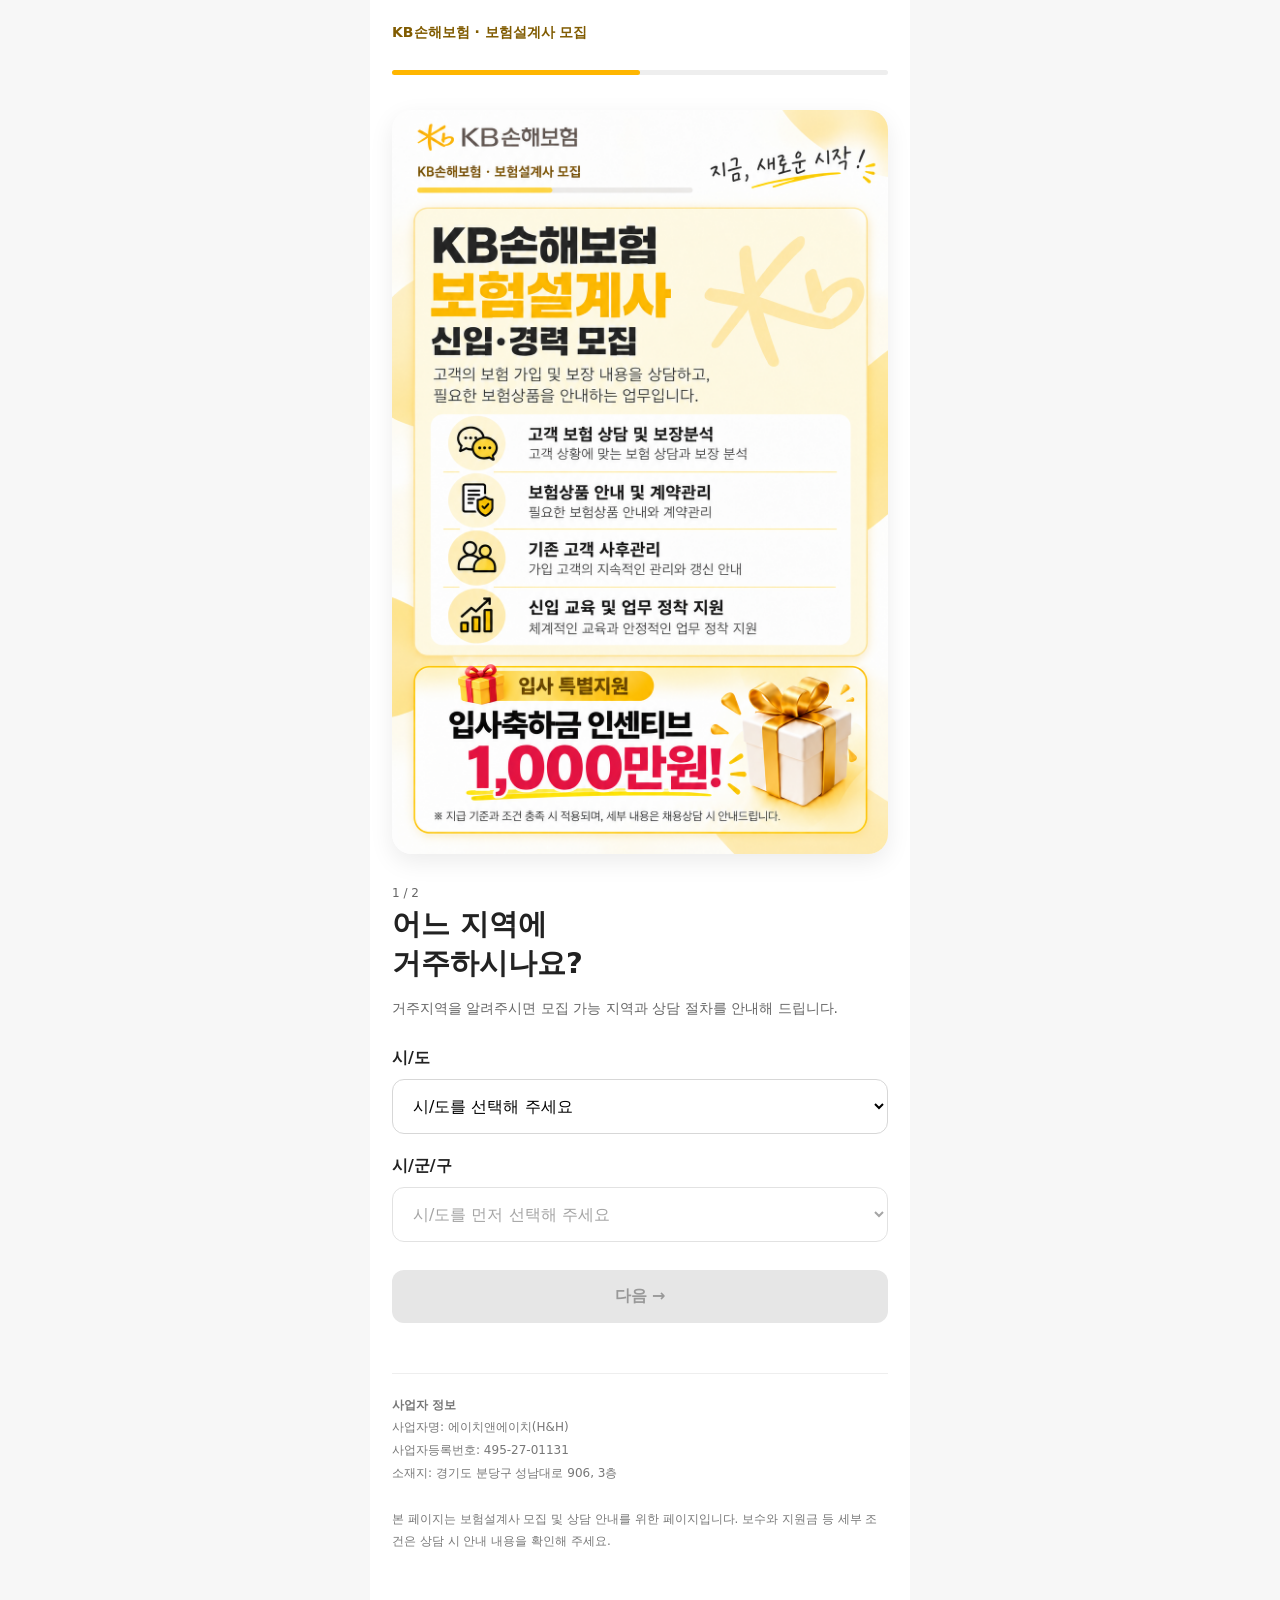
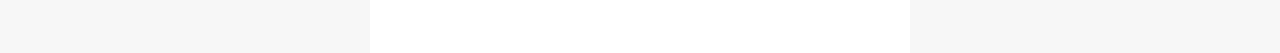
<file: index.html>
<!doctype html>
<html lang="ko">
<head>
<meta charset="utf-8">
<meta name="viewport" content="width=device-width,initial-scale=1">
<meta name="theme-color" content="#ffbc25">

<title>KB손해보험 | 채용상담 신청</title>

<style>
*{box-sizing:border-box}

body{
  margin:0;
  background:#f7f7f7;
  color:#222;
  font-family:system-ui,-apple-system,"Noto Sans KR",sans-serif;
}

.wrap{
  max-width:540px;
  margin:auto;
  min-height:100vh;
  background:#fff;
  padding:24px 22px 100px;
}

.brand{
  font-size:14px;
  font-weight:800;
  color:#805b00;
}

.bar{
  height:5px;
  background:#eee;
  border-radius:6px;
  margin:28px 0 35px;
}

.fill{
  height:100%;
  width:50%;
  background:#ffb600;
  border-radius:6px;
  transition:.25s;
}

h1{
  font-size:29px;
  line-height:1.35;
  margin:5px 0 12px;
}

.sub{
  color:#666;
  font-size:14px;
  line-height:1.6;
  margin-bottom:28px;
}

.small{
  font-size:12px;
  color:#666;
}

label{
  display:block;
  font-weight:700;
  margin:22px 0 10px;
}

input,select{
  width:100%;
  border:1px solid #d7d7d7;
  border-radius:12px;
  padding:16px;
  font:inherit;
  background:#fff;
}

input:focus,select:focus{
  outline:2px solid #ffbf35;
  border-color:transparent;
}

.choices{
  display:flex;
  gap:10px;
  flex-wrap:wrap;
}

.choices label{
  font-weight:500;
  margin:0;
  border:1px solid #ddd;
  border-radius:10px;
  padding:12px;
  flex:1;
  white-space:nowrap;
}

.choices input{
  width:auto;
}

.info{
  background:#fff8e7;
  padding:16px;
  border-radius:12px;
  font-size:13px;
  line-height:1.7;
  margin-top:24px;
}

.agree{
  font-weight:400;
  font-size:13px;
  line-height:1.6;
}

.agree input{
  width:auto;
  vertical-align:middle;
  margin-right:5px;
}

.actions{
  display:flex;
  gap:10px;
  margin-top:28px;
}

button,.link{
  display:block;
  text-align:center;
  border:0;
  border-radius:12px;
  background:#ffbb21;
  padding:16px;
  font:inherit;
  font-weight:800;
  color:#222;
  text-decoration:none;
  cursor:pointer;
  flex:1;
}

button:disabled{
  background:#e6e6e6;
  color:#999;
  cursor:not-allowed;
}

.back{
  background:#eee;
  flex:0 0 85px;
}

.hidden{
  display:none !important;
}

.success{
  text-align:center;
  padding:35px 4px 10px;
}

.successIcon{
  width:76px;
  height:76px;
  border-radius:50%;
  background:#fff3ce;
  display:flex;
  align-items:center;
  justify-content:center;
  margin:0 auto 24px;
  font-size:38px;
}

.success h1{
  font-size:28px;
}

.successText{
  font-size:16px;
  line-height:1.8;
  color:#555;
  margin:20px 0 30px;
}

.kakao{
  background:#fee500;
}

.notice{
  font-size:12px;
  color:#777;
  line-height:1.7;
  margin-top:18px;
}

.error{
  background:#fff0f0;
  border-radius:10px;
  padding:12px;
  font-size:13px;
  color:#b3261e;
  margin-top:16px;
  display:none;
}

.footer{
  border-top:1px solid #eee;
  margin-top:50px;
  padding-top:20px;
  color:#777;
  font-size:12px;
  line-height:1.9;
}

iframe{
  display:none;
}
</style>
</head>

<body>

<main class="wrap">

<div class="brand">
  KB손해보험 · 보험설계사 모집
</div>

<div class="bar" id="progressBar">
  <div class="fill" id="fill"></div>
</div>


<!-- 채용 소개 이미지 -->
<div id="recruitIntro" style="
  margin:0 0 32px 0;
  text-align:center;
">
  <img
    src="file_00000000fe308207ac9ee44fe44f68e9.png"
    alt="KB손해보험 보험설계사 신입·경력 모집 안내"
    style="
      display:block;
      width:100%;
      height:auto;
      margin:0 auto;
      border-radius:20px;
      box-shadow:0 8px 24px rgba(0,0,0,0.08);
    "
  >
</div>

<!-- 1단계 -->
<section id="step1">

  <div class="small">1 / 2</div>

  <h1>
    어느 지역에<br>
    거주하시나요?
  </h1>

  <p class="sub">
    거주지역을 알려주시면
    모집 가능 지역과 상담 절차를 안내해 드립니다.
  </p>

  <label for="province">
    시/도
  </label>

  <select id="province">
    <option value="">
      시/도를 선택해 주세요
    </option>
  </select>

  <label for="district">
    시/군/구
  </label>

  <select id="district" disabled>
    <option value="">
      시/도를 먼저 선택해 주세요
    </option>
  </select>

  <div class="actions">

    <button id="next" disabled>
      다음 →
    </button>

  </div>

</section>


<!-- 2단계 -->
<section id="step2" class="hidden">

  <div class="small">2 / 2</div>

  <h1>
    간편 채용상담 신청
  </h1>

  <p class="sub">
    상담에 필요한 기본 정보만 입력해 주세요.
  </p>


  <label for="name">
    성함
  </label>

  <input
    id="name"
    autocomplete="name"
    placeholder="성함을 입력해 주세요"
  >


  <label>
    성별
    <span class="small">(선택)</span>
  </label>

  <div class="choices">

    <label>
      <input
        type="radio"
        name="gender"
        value="여성"
      >
      여성
    </label>

    <label>
      <input
        type="radio"
        name="gender"
        value="남성"
      >
      남성
    </label>

  </div>


  <label>
    경력 유무
  </label>

  <div class="choices">

    <label>
      <input
        type="radio"
        name="career"
        value="신입"
      >
      신입
    </label>

    <label>
      <input
        type="radio"
        name="career"
        value="경력있음(3년이내)"
      >
      경력 있음
    </label>

  </div>


  <label for="phone">
    연락처
  </label>

  <input
    id="phone"
    type="tel"
    inputmode="numeric"
    autocomplete="tel"
    placeholder="010-0000-0000"
  >


  <div class="info">

    <strong>개인정보 수집·이용 안내</strong><br>

    입력하신 정보는 채용상담 신청 확인 및
    담당자의 연락을 위해 사용됩니다.<br>

    수집 항목:
    성함, 연락처, 거주지역, 경력유무
    및 선택 <br>입력한 성별

  </div>


<label class="agree">

  <input
    type="checkbox"
    id="agree"
  >

  [필수] 개인정보 수집·이용에 동의합니다.<br>
  <span style="font-size:13px; color:#777; line-height:1.6;">
    수집항목: 성함, 연락처, 거주지역, 성별, 경력유무<br>
    이용목적: 채용상담 및 지원자 연락<br>
    보유기간: 수집일로부터 6개월 후 파기<br>
    ※ 동의를 거부할 수 있으나, 거부 시 채용상담 신청이 <br>어렵습니다.
  </span>

</label>

  <div id="errorMessage" class="error">
    신청 중 문제가 발생했습니다.
    잠시 후 다시 시도해 주세요.
  </div>


  <div class="actions">

    <button
      type="button"
      class="back"
      id="back"
    >
      이전
    </button>

    <button
      type="button"
      id="submitApplication"
      disabled
    >
      지원 신청하기
    </button>

  </div>

</section>


<!-- 완료 -->
<section id="success" class="hidden success">

  <div class="successIcon">
    🎉
  </div>

  <div class="small">
    신청 완료
  </div>

  <h1>
    지원 신청이<br>
    완료되었습니다!
  </h1>

  <div class="successText">

    소중한 지원 감사합니다.<br><br>

    접수된 내용을 확인 후<br>

    <strong>
      담당자가 순차적으로 연락드리겠습니다.
    </strong>

  </div>


  <a
    class="link kakao"
    href="https://open.kakao.com/o/sHUNVh3g"
    target="_blank"
    rel="noopener"
  >
    카카오톡으로 궁금한 점 문의하기
  </a>


  <div class="notice">

    카카오톡 문의는 선택사항입니다.<br>

    이미 지원 신청은 정상적으로 접수되었습니다.

  </div>

</section>


<!-- Google Form 자동 제출용 -->
<form
  id="googleForm"
  action="https://docs.google.com/forms/d/e/1FAIpQLSfqiKZty3guGXttsS_8k09dx1qZQj3K9oEzCLbQ_cMCRw4Ycw/formResponse"
  method="POST"
  target="hidden_iframe"
  class="hidden"
>

  <input
    type="hidden"
    name="entry.132483954"
    id="googleRegion"
  >

  <input
    type="hidden"
    name="entry.2001001879"
    id="googleName"
  >

  <input
    type="hidden"
    name="entry.1346414485"
    id="googleCareer"
  >

  <input
    type="hidden"
    name="entry.1489540463"
    id="googlePhone"
  >

  <input
    type="hidden"
    name="entry.989834395"
    id="googleGender"
  >

</form>


<iframe
  name="hidden_iframe"
  id="hidden_iframe"
></iframe>


<footer class="footer">

<strong>사업자 정보</strong><br>

사업자명:
에이치앤에이치(H&amp;H)<br>

사업자등록번호:
495-27-01131<br>

소재지:
경기도 분당구 성남대로 906, 3층

<br><br>

본 페이지는 보험설계사 모집 및
상담 안내를 위한 페이지입니다.

보수와 지원금 등 세부 조건은
상담 시 안내 내용을 확인해 주세요.

</footer>

</main>


<script>

const areas={

"서울특별시":[
"강남구","강동구","강북구","강서구",
"관악구","광진구","구로구","금천구",
"노원구","도봉구","동대문구","동작구",
"마포구","서대문구","서초구","성동구",
"성북구","송파구","양천구","영등포구",
"용산구","은평구","종로구","중구","중랑구"
],

"부산광역시":[
"강서구","금정구","기장군","남구",
"동구","동래구","부산진구","북구",
"사상구","사하구","서구","수영구",
"연제구","영도구","중구","해운대구"
],

"대구광역시":[
"군위군","남구","달서구","달성군",
"동구","북구","서구","수성구","중구"
],

"인천광역시":[
"강화군","계양구","남동구","동구",
"미추홀구","부평구","서구","연수구",
"옹진군","중구"
],

"광주광역시":[
"광산구","남구","동구","북구","서구"
],

"대전광역시":[
"대덕구","동구","서구","유성구","중구"
],

"울산광역시":[
"남구","동구","북구","울주군","중구"
],

"세종특별자치시":[
"세종시"
],

"경기도":[
"가평군","고양시","과천시","광명시",
"광주시","구리시","군포시","김포시",
"남양주시","동두천시","부천시","성남시",
"수원시","시흥시","안산시","안성시",
"안양시","양주시","양평군","여주시",
"연천군","오산시","용인시","의왕시",
"의정부시","이천시","파주시","평택시",
"포천시","하남시","화성시"
],

"강원특별자치도":[
"강릉시","고성군","동해시","삼척시",
"속초시","양구군","양양군","영월군",
"원주시","인제군","정선군","철원군",
"춘천시","태백시","평창군","홍천군",
"화천군","횡성군"
],

"충청북도":[
"괴산군","단양군","보은군","영동군",
"옥천군","음성군","제천시","증평군",
"진천군","청주시","충주시"
],

"충청남도":[
"계룡시","공주시","금산군","논산시",
"당진시","보령시","부여군","서산시",
"서천군","아산시","예산군","천안시",
"청양군","태안군","홍성군"
],

"전북특별자치도":[
"고창군","군산시","김제시","남원시",
"무주군","부안군","순창군","완주군",
"익산시","임실군","장수군","전주시",
"정읍시","진안군"
],

"전라남도":[
"강진군","고흥군","곡성군","광양시",
"구례군","나주시","담양군","목포시",
"무안군","보성군","순천시","신안군",
"여수시","영광군","영암군","완도군",
"장성군","장흥군","진도군","함평군",
"해남군","화순군"
],

"경상북도":[
"경산시","경주시","고령군","구미시",
"김천시","문경시","봉화군","상주시",
"성주군","안동시","영덕군","영양군",
"영주시","영천시","예천군","울릉군",
"울진군","의성군","청도군","청송군",
"칠곡군","포항시"
],

"경상남도":[
"거제시","거창군","고성군","김해시",
"남해군","밀양시","사천시","산청군",
"양산시","의령군","진주시","창녕군",
"창원시","통영시","하동군","함안군",
"함양군","합천군"
],

"제주특별자치도":[
"서귀포시","제주시"
]

};


const province =
document.getElementById("province");

const district =
document.getElementById("district");

const next =
document.getElementById("next");

const step1 =
document.getElementById("step1");

const step2 =
document.getElementById("step2");

const success =
document.getElementById("success");

const fill =
document.getElementById("fill");

const progressBar =
document.getElementById("progressBar");

const nameEl =
document.getElementById("name");

const phone =
document.getElementById("phone");

const agree =
document.getElementById("agree");

const submitButton =
document.getElementById("submitApplication");

const googleForm =
document.getElementById("googleForm");

const iframe =
document.getElementById("hidden_iframe");

const errorMessage =
document.getElementById("errorMessage");


let formSubmitted=false;
let completed=false;


Object.keys(areas).forEach(function(area){

  province.add(
    new Option(area,area)
  );

});


province.addEventListener(
"change",
function(){

  district.innerHTML =
  '<option value="">시/군/구를 선택해 주세요</option>';

  if(province.value){

    areas[province.value].forEach(
    function(area){

      district.add(
        new Option(area,area)
      );

    });

    district.disabled=false;

  }else{

    district.disabled=true;

  }

  next.disabled=true;

});


district.addEventListener(
"change",
function(){

  next.disabled=!district.value;

});


next.addEventListener(
"click",
function(){

  step1.classList.add("hidden");

  step2.classList.remove("hidden");
document.getElementById("recruitIntro").style.display="none";
  fill.style.width="100%";

  window.scrollTo(0,0);

});


function validateForm(){

  const career =
  document.querySelector(
    'input[name="career"]:checked'
  );

  const phoneDigits =
  phone.value.replace(/\D/g,"");

  submitButton.disabled =
  !(
    nameEl.value.trim() &&
    phoneDigits.length >= 10 &&
    career &&
    agree.checked
  );

}


nameEl.addEventListener(
"input",
validateForm
);


agree.addEventListener(
"change",
validateForm
);


document
.querySelectorAll(
'input[name="career"]'
)
.forEach(function(item){

  item.addEventListener(
    "change",
    validateForm
  );

});


phone.addEventListener(
"input",
function(){

  let value =
  phone.value
  .replace(/\D/g,"")
  .slice(0,11);

  if(value.length>7){

    value=value.replace(
      /(\d{3})(\d{4})(\d+)/,
      "$1-$2-$3"
    );

  }else if(value.length>3){

    value=value.replace(
      /(\d{3})(\d+)/,
      "$1-$2"
    );

  }

  phone.value=value;

  validateForm();

});


document
.getElementById("back")
.addEventListener(
"click",
function(){

  step2.classList.add("hidden");

  step1.classList.remove("hidden");
document.getElementById("recruitIntro").style.display="block";
  fill.style.width="50%";

  window.scrollTo(0,0);

});


submitButton.addEventListener(
"click",
function(){

  if(submitButton.disabled){
    return;
  }

  const career =
  document.querySelector(
    'input[name="career"]:checked'
  );

  const gender =
  document.querySelector(
    'input[name="gender"]:checked'
  );

  if(!career){
    return;
  }


  document.getElementById(
    "googleRegion"
  ).value =
    province.value + " " + district.value;


  document.getElementById(
    "googleName"
  ).value =
    nameEl.value.trim();


  document.getElementById(
    "googleCareer"
  ).value =
    career.value;


  document.getElementById(
    "googlePhone"
  ).value =
    phone.value.trim();


  document.getElementById(
    "googleGender"
  ).value =
    gender ? gender.value : "";


  submitButton.disabled=true;

  submitButton.textContent=
    "접수 중...";

  errorMessage.style.display="none";

  formSubmitted=true;

  googleForm.submit();


  /*
    모바일 환경에서 Google Forms의
    iframe 응답이 지연되는 경우를 대비한
    안전 타이머
  */

  setTimeout(function(){

    if(formSubmitted && !completed){

      showSuccess();

    }

  },2500);

});


iframe.addEventListener(
"load",
function(){

  if(formSubmitted && !completed){

    showSuccess();

  }

});


function showSuccess(){

  completed=true;

  step2.classList.add("hidden");
document.getElementById("recruitIntro").style.display = "none";
  success.classList.remove("hidden");

  progressBar.classList.add("hidden");

  window.scrollTo(0,0);

}

</script>

</body>
</html>
</file>
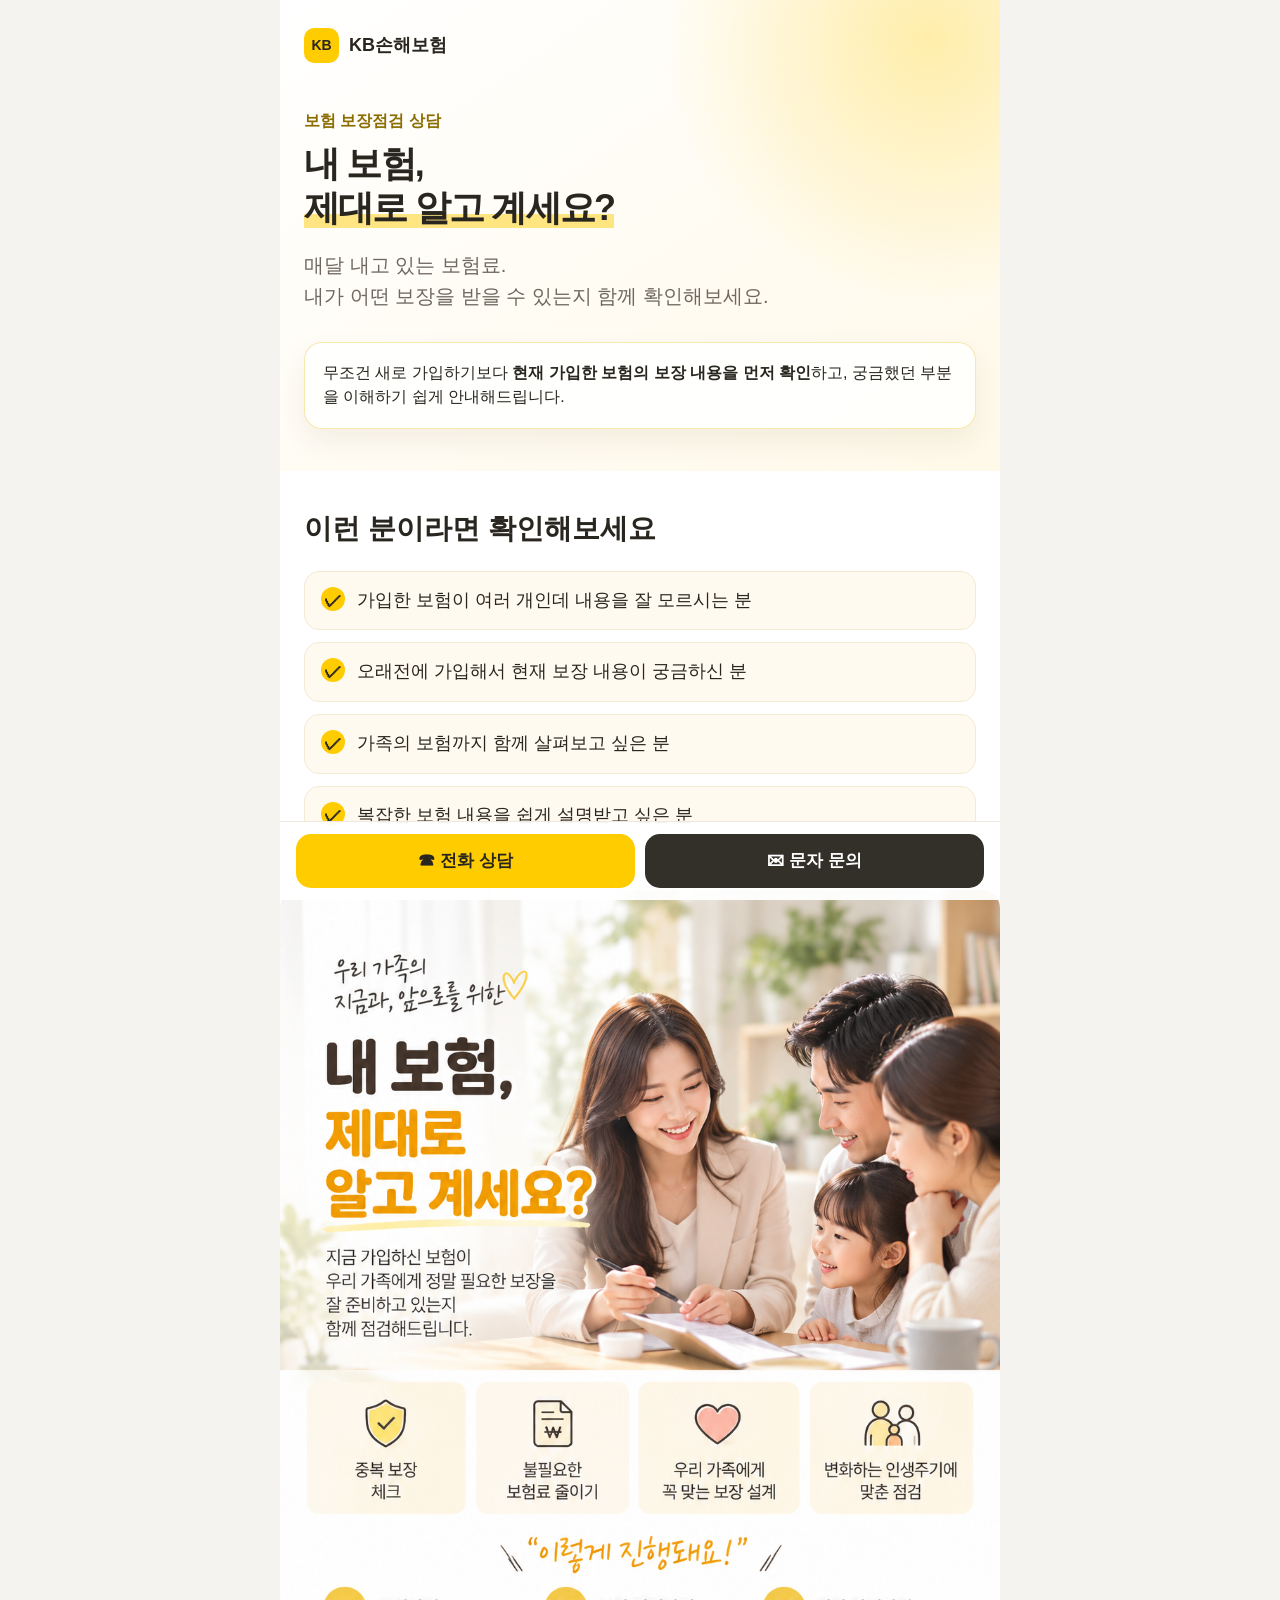
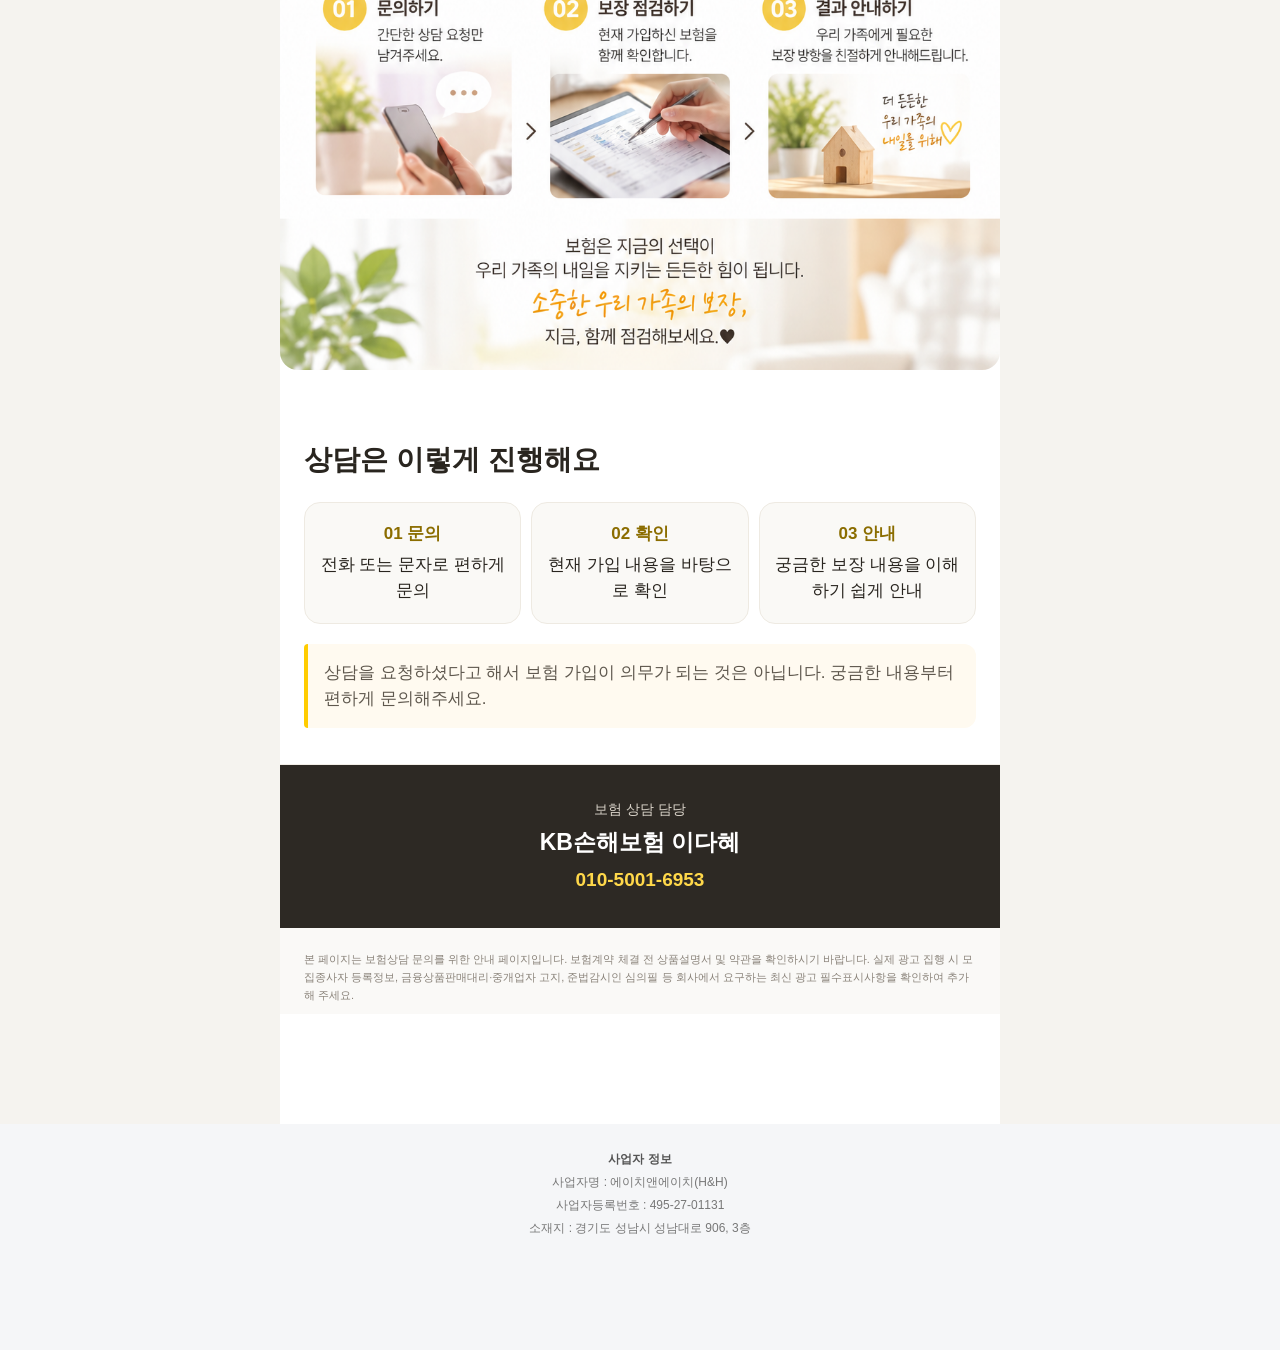
<file: analysis/index.html>
<!doctype html>
<html lang="ko">
<head>
<meta charset="utf-8">
<meta name="viewport" content="width=device-width,initial-scale=1,viewport-fit=cover">
<meta name="theme-color" content="#FFCC00">
<title>내 보험 보장점검 | KB손해보험 이다혜</title>
<meta name="description" content="현재 가입한 보험의 보장 내용을 함께 확인하고 이해하기 쉽게 안내해드립니다.">

<style>
:root{
 --yellow:#ffcc00;
 --ink:#29251f;
 --muted:#6f685f;
 --cream:#fffaf0;
}
*{box-sizing:border-box}
body{
 margin:0;
 font-family:-apple-system,BlinkMacSystemFont,"Noto Sans KR","Apple SD Gothic Neo","Segoe UI",sans-serif;
 color:var(--ink);
 background:#f5f3ef;
 line-height:1.55;
}
.page{
 max-width:720px;
 margin:auto;
 background:white;
 min-height:100vh;
 padding-bottom:110px;
}
.hero{
 padding:28px 24px 42px;
 background:
 radial-gradient(circle at 90% 8%,rgba(255,204,0,.30),transparent 34%),
 linear-gradient(145deg,#fff 0%,#fff9e9 100%);
}
.brand{
 display:flex;
 align-items:center;
 gap:10px;
 font-weight:800;
 font-size:18px;
}
.mark{
 width:35px;
 height:35px;
 border-radius:10px;
 display:grid;
 place-items:center;
 background:var(--yellow);
 font-size:14px;
 font-weight:900;
}
.eyebrow{
 margin-top:46px;
 color:#8b6d00;
 font-weight:800;
}
h1{
 margin:8px 0 14px;
 font-size:36px;
 line-height:1.22;
 letter-spacing:-1.8px;
}
.highlight{
 background:linear-gradient(transparent 65%,rgba(255,204,0,.48) 0);
}
.lead{
 color:var(--muted);
 font-size:20px;
}
.hero-card{
 margin-top:30px;
 padding:18px;
 border:1px solid rgba(232,188,25,.35);
 border-radius:18px;
 background:rgba(255,255,255,.85);
 box-shadow:0 12px 28px rgba(80,62,0,.07);
}
section{
 padding:36px 24px;
}
section+section{
 border-top:1px solid #f2eee7;
}
h2{
 margin:0 0 20px;
 font-size:28px;
}
.checks{
 display:grid;
 gap:12px;
}
.check{
 display:flex;
 gap:12px;
 padding:15px 16px;
 border-radius:15px;
 background:var(--cream);
 border:1px solid #f4ead4;
font-size:18px;
}
.check b{
 flex:0 0 24px;
 width:24px;
 height:24px;
 border-radius:50%;
 display:grid;
 place-items:center;
 background:var(--yellow);
}
.process{
 display:grid;
 grid-template-columns:repeat(3,1fr);
 gap:10px;
}
.step{
 text-align:center;
 padding:18px 8px;
 border-radius:16px;
 background:#faf9f6;
 border:1px solid #eeeae2;
 font-size:17px;
}
.step strong{
 display:block;
 margin-bottom:5px;
 color:#8b6d00;
}
.note{
 margin-top:20px;
 padding:16px;
 border-left:4px solid var(--yellow);
 background:#fffaf0;
 border-radius:4px 12px 12px 4px;
 color:#5f584e;
 font-size:17px;
}
.advisor{
 text-align:center;
 background:#2d2924;
 color:white;
 padding:34px 24px;
}
.advisor .small{
 color:#d8d2c8;
 font-size:14px;
}
.advisor .name{
 font-size:23px;
 font-weight:850;
 margin:4px 0;
}
.advisor .phone{
 font-size:19px;
 font-weight:700;
 color:#ffd84a;
}
.legal{
 padding:22px 24px 10px;
 color:#8a837a;
 font-size:11px;
 line-height:1.65;
 background:#faf9f7;
}
.sticky{
 position:fixed;
 z-index:20;
 left:50%;
 bottom:0;
 transform:translateX(-50%);
 width:min(720px,100%);
 display:grid;
 grid-template-columns:1fr 1fr;
 gap:10px;
 padding:12px 16px calc(12px + env(safe-area-inset-bottom));
 background:rgba(255,255,255,.95);
 border-top:1px solid #eee8dd;
}
.btn{
 min-height:54px;
 border-radius:15px;
 display:flex;
 justify-content:center;
 align-items:center;
 text-decoration:none;
 font-weight:850;
 font-size:17px;
}
.call{
 background:var(--yellow);
 color:#29251f;
}
.sms{
 background:#332f29;
 color:white;
}
@media(max-width:430px){
 h1{font-size:32px}
 .hero,section{
  padding-left:20px;
  padding-right:20px;
 }
 .process{grid-template-columns:1fr}
 .step{
  text-align:left;
  padding:14px 16px;
 }
}
</style>
</head>

<body>
<main class="page">

<header class="hero">
<div class="brand">
<span class="mark">KB</span>
<span>KB손해보험</span>
</div>

<div class="eyebrow">보험 보장점검 상담</div>

<h1>내 보험,<br>
<span class="highlight">제대로 알고 계세요?</span></h1>

<p class="lead">
매달 내고 있는 보험료.<br>
내가 어떤 보장을 받을 수 있는지 함께 확인해보세요.
</p>

<div class="hero-card">
무조건 새로 가입하기보다
<strong>현재 가입한 보험의 보장 내용을 먼저 확인</strong>하고,
궁금했던 부분을 이해하기 쉽게 안내해드립니다.
</div>
</header>

<section>
<h2>이런 분이라면 확인해보세요</h2>

<div class="checks">
<div class="check"><b>✓</b><span>가입한 보험이 여러 개인데 내용을 잘 모르시는 분</span></div>
<div class="check"><b>✓</b><span>오래전에 가입해서 현재 보장 내용이 궁금하신 분</span></div>
<div class="check"><b>✓</b><span>가족의 보험까지 함께 살펴보고 싶은 분</span></div>
<div class="check"><b>✓</b><span>복잡한 보험 내용을 쉽게 설명받고 싶은 분</span></div>
</div>
</section>
<img src="file_00000000b7f0820783d496797456ff5a.png" alt="가족 보험 보장점검 상담" style="width:100%;height:auto;display:block;border-radius:18px;margin:8px 0 32px;">
<section>
<h2>상담은 이렇게 진행해요</h2>

<div class="process">
<div class="step"><strong>01 문의</strong>전화 또는 문자로 편하게 문의</div>
<div class="step"><strong>02 확인</strong>현재 가입 내용을 바탕으로 확인</div>
<div class="step"><strong>03 안내</strong>궁금한 보장 내용을 이해하기 쉽게 안내</div>
</div>

<div class="note">
상담을 요청하셨다고 해서 보험 가입이 의무가 되는 것은 아닙니다.
궁금한 내용부터 편하게 문의해주세요.
</div>
</section>

<section class="advisor">
<div class="small">보험 상담 담당</div>
<div class="name">KB손해보험 이다혜</div>
<div class="phone">010-5001-6953</div>
</section>

<div class="legal">
본 페이지는 보험상담 문의를 위한 안내 페이지입니다.
보험계약 체결 전 상품설명서 및 약관을 확인하시기 바랍니다.
실제 광고 집행 시 모집종사자 등록정보, 금융상품판매대리·중개업자 고지,
준법감시인 심의필 등 회사에서 요구하는 최신 광고 필수표시사항을 확인하여 추가해 주세요.
</div>

</main>

<nav class="sticky">
<a class="btn call" href="tel:01050016953">☎ 전화 상담</a>
<a class="btn sms" href="sms:01050016953">✉ 문자 문의</a>
</nav>

</body>
</html>
<footer style="
  padding:24px 20px 110px;
  background:#f5f6f8;
  color:#777;
  font-size:12px;
  line-height:1.9;
  text-align:center;
">
  <strong style="color:#555;">사업자 정보</strong><br>
  사업자명 : 에이치앤에이치(H&H)<br>
  사업자등록번호 : 495-27-01131<br>
  소재지 : 경기도 성남시 성남대로 906, 3층

</footer>
</file>
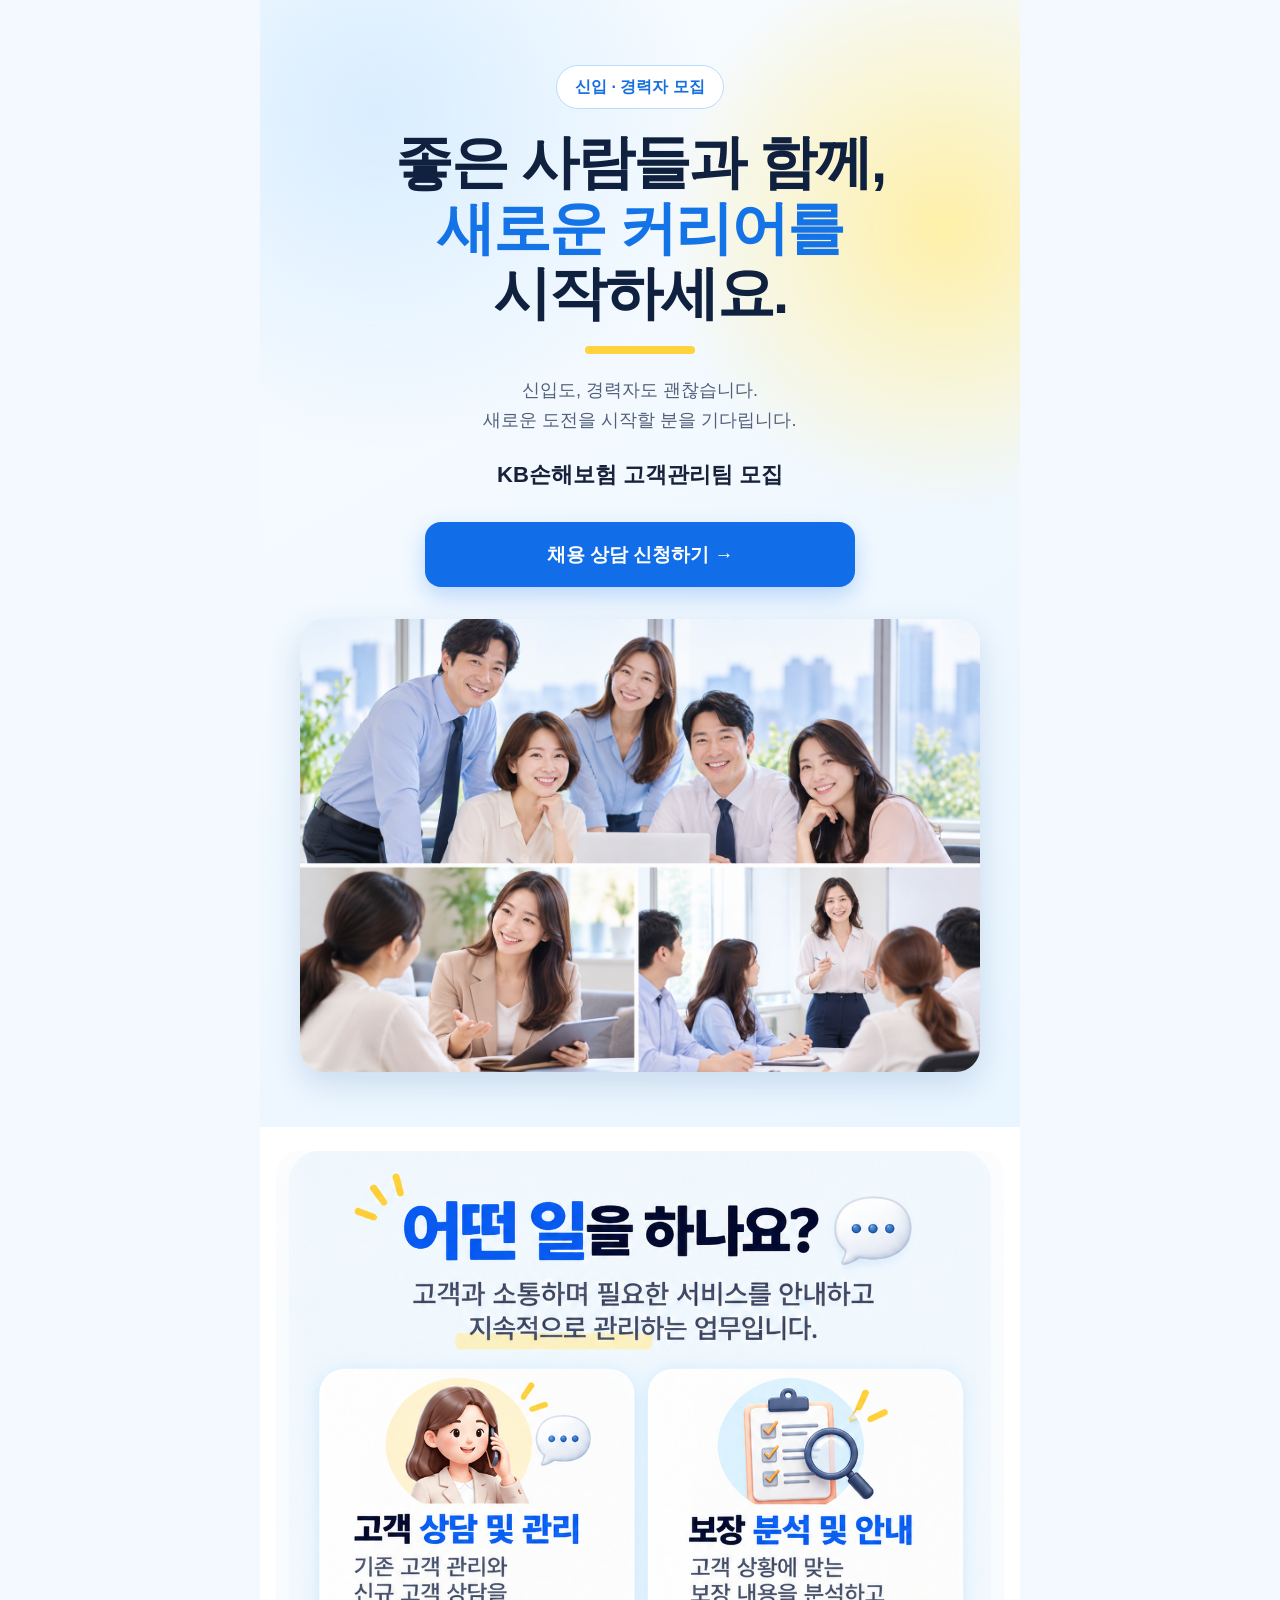
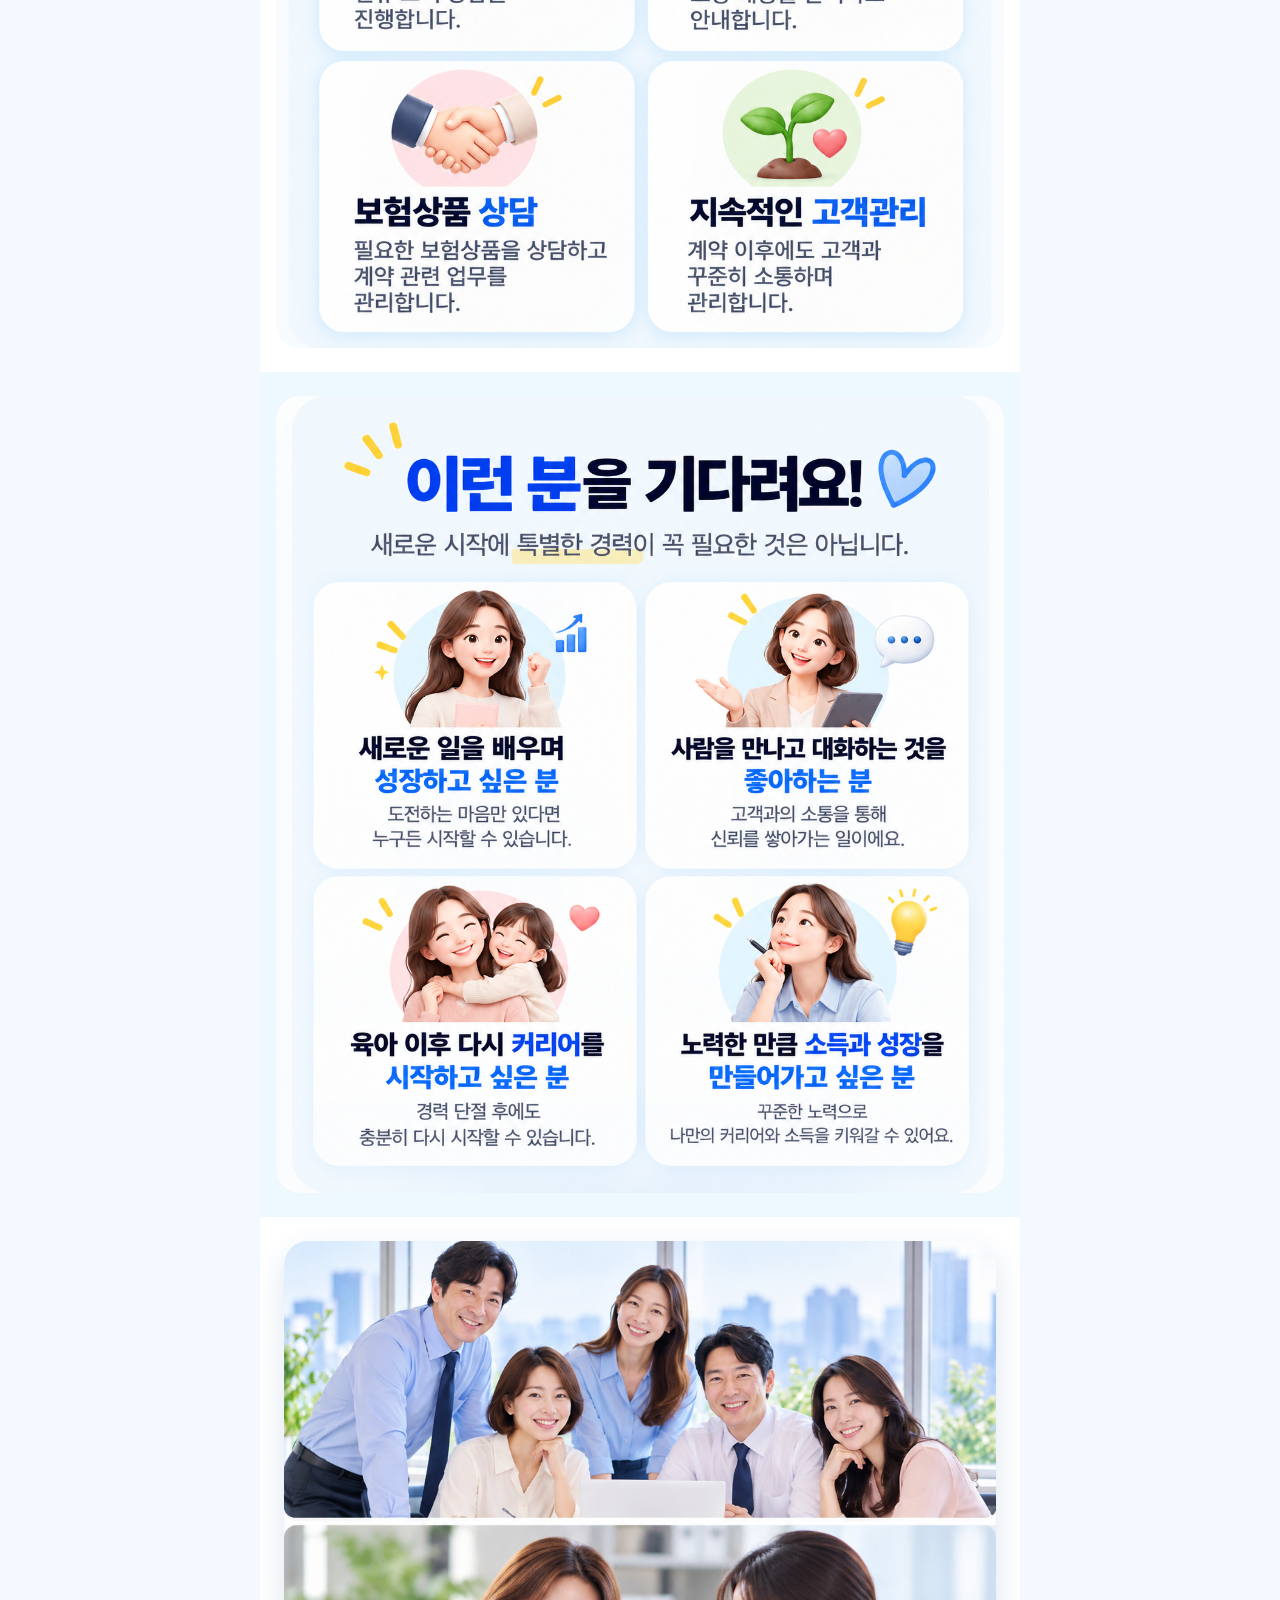
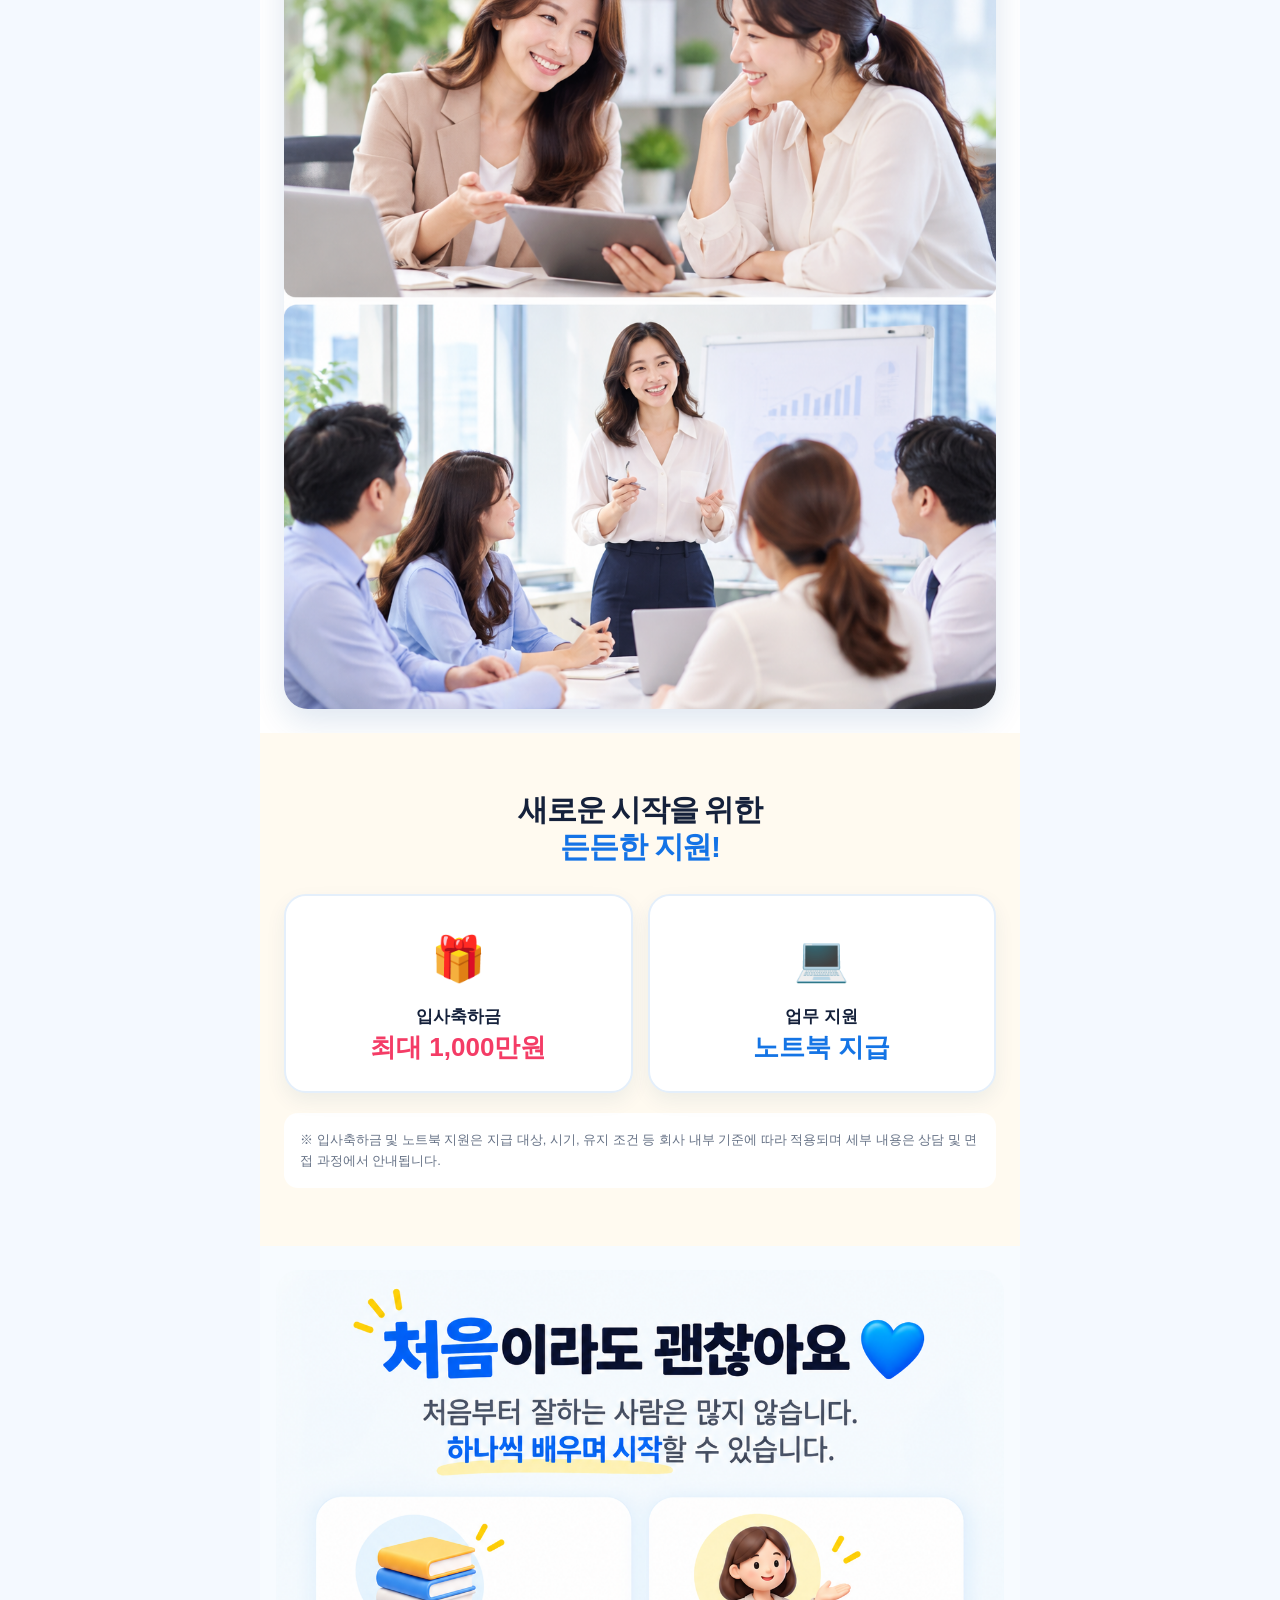
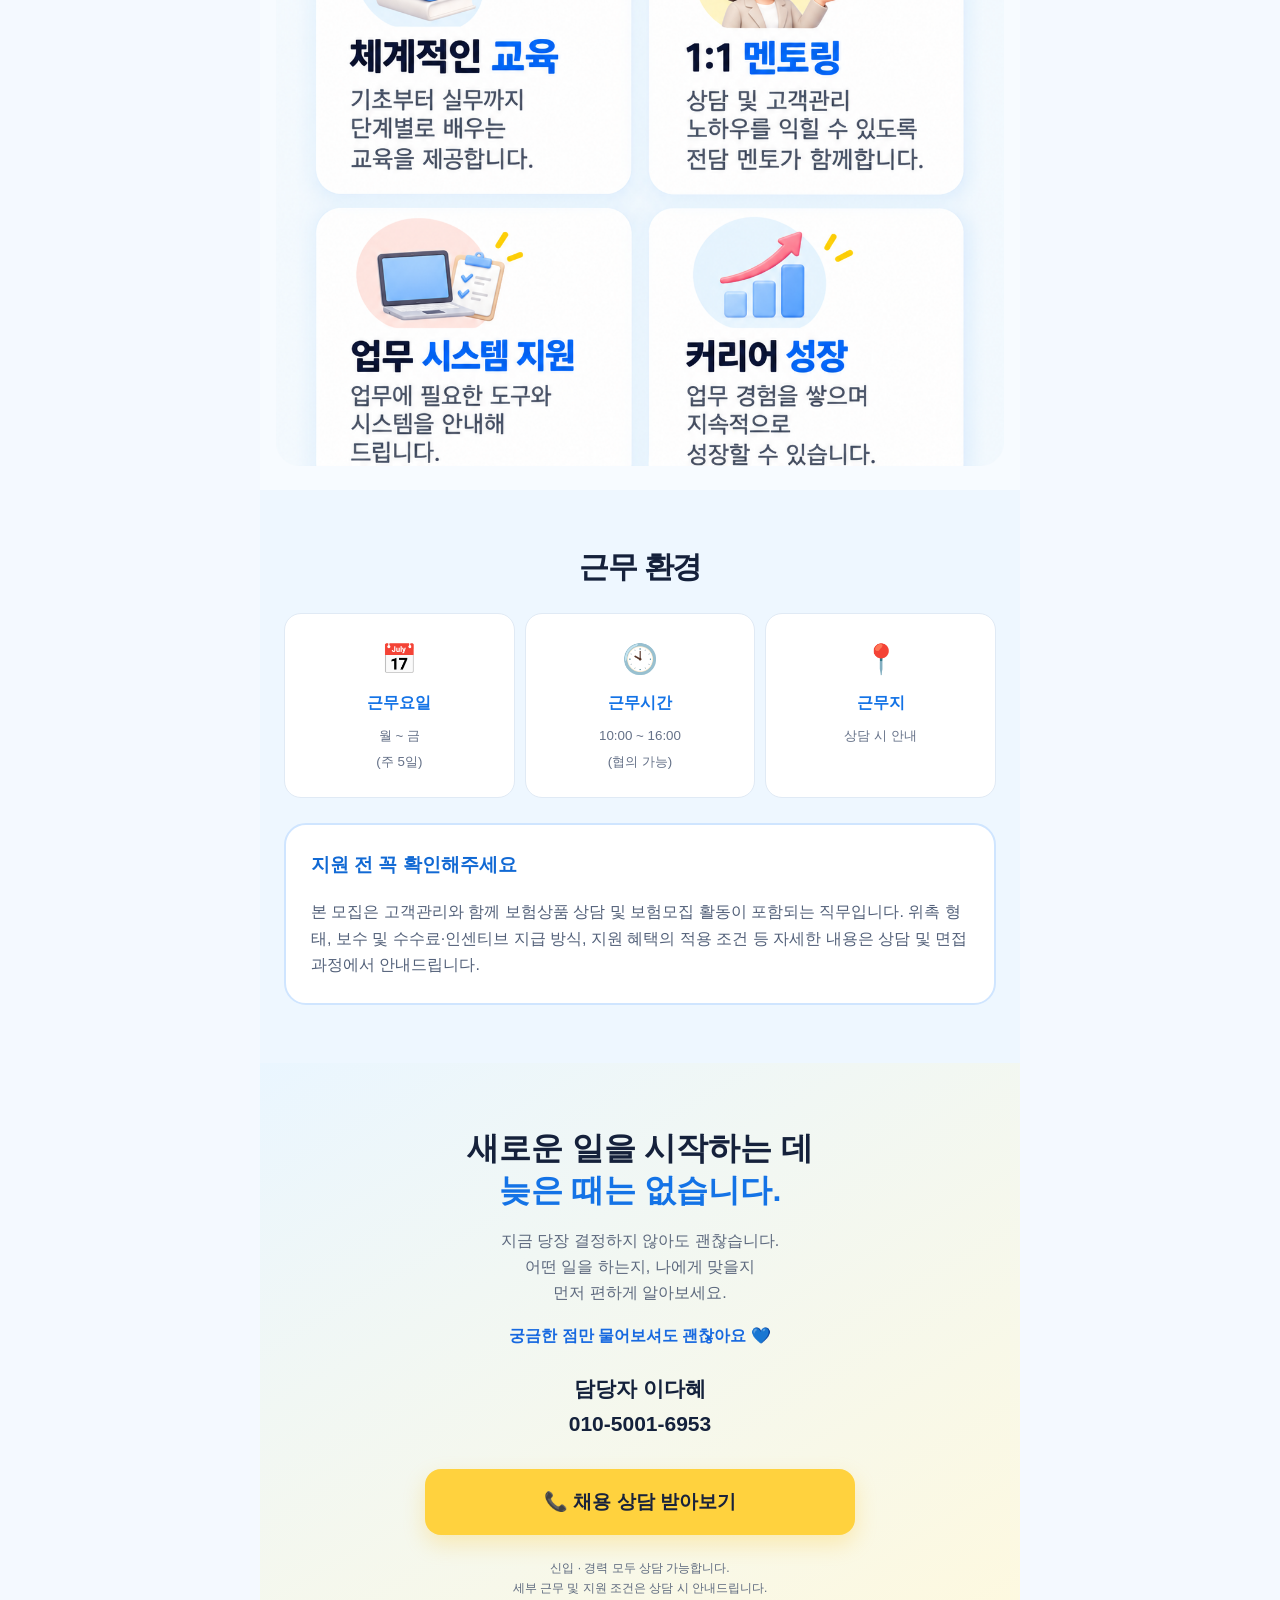
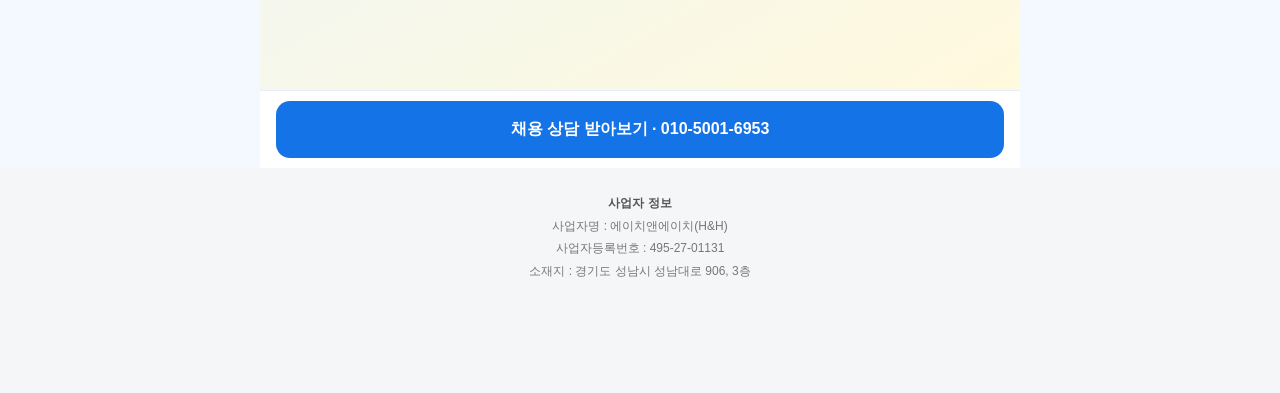
<file: career/index.html>
<!DOCTYPE html>
<html lang="ko">
<head>
<meta charset="UTF-8">
<meta name="viewport" content="width=device-width, initial-scale=1.0">
<title>고객관리팀 신입·경력 모집</title>

<style>
*{box-sizing:border-box}
html{scroll-behavior:smooth}
body{
  margin:0;
  font-family:-apple-system,BlinkMacSystemFont,"Noto Sans KR","Apple SD Gothic Neo",Arial,sans-serif;
  color:#15213b;
  background:#f4f9ff;
  line-height:1.65;
}
.wrap{
  width:min(100%,760px);
  margin:auto;
  background:#fff;
  overflow:hidden;
}
section{padding:58px 24px}
.center{text-align:center}

.hero{
  padding:65px 24px 55px;
  text-align:center;
  background:
    radial-gradient(circle at 15% 10%,#d8edff 0,transparent 28%),
    radial-gradient(circle at 90% 20%,#fff0a8 0,transparent 25%),
    linear-gradient(150deg,#f9fcff,#e9f5ff);
}
.badge{
  display:inline-block;
  padding:8px 18px;
  background:#fff;
  color:#1670df;
  border:1px solid #b9dcff;
  border-radius:30px;
  font-weight:800;
  margin-bottom:20px;
}
.hero h1{
  margin:0;
  font-size:clamp(36px,9vw,58px);
  line-height:1.13;
  letter-spacing:-2px;
  color:#10213f;
}
.blue{color:#1473e6}
.hero p{
  font-size:18px;
  margin:22px 0 8px;
  color:#526079;
}
.hero-sub{
  font-size:22px!important;
  font-weight:900;
  color:#17213a!important;
}
.yellow-line{
  width:110px;
  height:8px;
  margin:20px auto;
  background:#ffd33d;
  border-radius:10px;
}

.cta{
  display:block;
  margin:28px auto 0;
  max-width:430px;
  padding:17px 20px;
  text-decoration:none;
  background:#126ee8;
  color:white;
  font-size:19px;
  font-weight:900;
  border-radius:16px;
  box-shadow:0 9px 22px rgba(18,110,232,.25);
}
.cta.yellow{
  background:#ffd23e;
  color:#18223b;
  box-shadow:0 9px 22px rgba(255,190,0,.24);
}

.section-title{
  text-align:center;
  margin:0 0 12px;
  font-size:30px;
  line-height:1.25;
  letter-spacing:-1.3px;
}
.section-desc{
  text-align:center;
  color:#68758b;
  margin:0 0 30px;
}

.cards{
  display:grid;
  grid-template-columns:1fr 1fr;
  gap:13px;
}
.card{
  padding:23px 17px;
  border:1px solid #dcecff;
  border-radius:20px;
  background:#f7fbff;
}
.icon{
  font-size:31px;
  margin-bottom:9px;
}
.card h3{
  margin:0 0 7px;
  font-size:18px;
}
.card p{
  margin:0;
  color:#657188;
  font-size:14px;
}

.sky{background:#eef7ff}
.soft-yellow{background:#fffaf0}

.checks{
  max-width:570px;
  margin:25px auto 0;
}
.check{
  margin:12px 0;
  padding:16px 18px;
  background:white;
  border-radius:15px;
  box-shadow:0 4px 16px rgba(24,71,130,.07);
  font-weight:700;
}
.check span{
  display:inline-flex;
  justify-content:center;
  align-items:center;
  width:25px;
  height:25px;
  margin-right:8px;
  border-radius:50%;
  background:#1680ef;
  color:#fff;
}

.benefits{
  display:grid;
  grid-template-columns:1fr 1fr;
  gap:15px;
  margin-top:28px;
}
.benefit{
  text-align:center;
  background:#fff;
  padding:27px 12px;
  border-radius:22px;
  border:2px solid #e4effb;
  box-shadow:0 8px 20px rgba(20,70,120,.07);
}
.benefit .emoji{font-size:44px}
.benefit b{
  display:block;
  margin-top:8px;
  font-size:17px;
}
.benefit strong{
  display:block;
  color:#f43c66;
  font-size:26px;
  line-height:1.25;
}
.benefit.laptop strong{color:#1474e5}

.notice{
  margin-top:20px;
  padding:16px;
  background:#fff;
  border-radius:14px;
  color:#667286;
  font-size:13px;
}

.environment{
  display:grid;
  grid-template-columns:repeat(3,1fr);
  gap:10px;
  margin-top:27px;
}
.env{
  padding:22px 7px;
  text-align:center;
  border-radius:17px;
  background:white;
  border:1px solid #e0eaf5;
}
.env .e{font-size:29px}
.env b{
  display:block;
  color:#1473e6;
  margin:6px 0;
}
.env small{color:#657188}

.transparent{
  border:2px solid #cfe5ff;
  border-radius:22px;
  padding:25px;
  background:#fff;
  margin-top:25px;
}
.transparent h3{
  margin-top:0;
  color:#1169d4;
}
.transparent p{
  margin-bottom:0;
  color:#526079;
}

.final{
  padding:65px 24px 80px;
  text-align:center;
  background:linear-gradient(150deg,#eaf6ff,#fff9dd);
}
.final h2{
  margin:0;
  font-size:32px;
  line-height:1.3;
}
.final p{color:#5d697e}
.phone{
  display:block;
  margin:23px 0 5px;
  font-size:21px;
  font-weight:900;
  color:#14213b;
}
.small{
  font-size:12px;
  color:#7a8495;
  margin-top:24px;
}
.sticky{
  position:sticky;
  bottom:0;
  z-index:20;
  padding:10px 16px;
  background:rgba(255,255,255,.94);
  backdrop-filter:blur(8px);
  border-top:1px solid #e5edf6;
}
.sticky a{
  display:block;
  max-width:730px;
  margin:auto;
  padding:15px;
  text-align:center;
  border-radius:14px;
  background:#1473e6;
  color:#fff;
  text-decoration:none;
  font-weight:900;
}

@media(max-width:520px){
  section{padding:48px 19px}
  .cards{grid-template-columns:1fr}
  .environment{grid-template-columns:1fr 1fr 1fr}
  .benefit strong{font-size:23px}
}
</style>
</head>

<body>
<div class="wrap">

<section class="hero">
  <div class="badge">신입 · 경력자 모집</div>

  <h1>
    좋은 사람들과 함께,<br>
    <span class="blue">새로운 커리어를</span><br>
    시작하세요.
  </h1>

  <div class="yellow-line"></div>

  <p>
    신입도, 경력자도 괜찮습니다.<br>
    새로운 도전을 시작할 분을 기다립니다.
  </p>

  <p class="hero-sub">KB손해보험 고객관리팀 모집</p>

  <a class="cta" href="tel:01050016953">
    채용 상담 신청하기 →
  </a>
  <div style="margin:32px auto 0; max-width:680px;">
  <img
    src="file_000000006990820697d4f5976744eb31.png"
    alt="고객관리팀 업무 이미지"
    style="width:100%; display:block; border-radius:24px;
    box-shadow:0 12px 32px rgba(18,80,150,.16);"
  >
  </div>
</section>


<section style="padding:24px 16px; background:#ffffff;">
  <img
    src="file_00000000fa608209aa4d8e7267667000.png"
    alt="어떤 일을 하나요 - 고객관리 업무 안내"
    style="width:100%; display:block; border-radius:24px;"
  >
</section>


<section style="padding:24px 16px; background:#eef8ff;">
  <img
    src="file_000000005e788209b16b4959c0837a56.png"
    alt="이런 분을 기다려요 - 지원자 안내"
    style="width:100%; display:block; border-radius:24px;"
  >
</section>
  <div style="padding:24px; background:#ffffff;">
  <img
    src="file_000000009ca082098dfb5ce6b699fa8d.png"
    alt="함께 배우고 성장하는 고객관리팀"
    style="width:100%; display:block; border-radius:24px; box-shadow:0 12px 32px rgba(18,80,150,.14);"
  >
</div>


<section class="soft-yellow">
  <h2 class="section-title">
    새로운 시작을 위한<br>
    <span class="blue">든든한 지원!</span>
  </h2>

  <div class="benefits">
    <div class="benefit">
      <div class="emoji">🎁</div>
      <b>입사축하금</b>
      <strong>최대 1,000만원</strong>
    </div>

    <div class="benefit laptop">
      <div class="emoji">💻</div>
      <b>업무 지원</b>
      <strong>노트북 지급</strong>
    </div>
  </div>

  <div class="notice">
    ※ 입사축하금 및 노트북 지원은 지급 대상, 시기, 유지 조건 등
    회사 내부 기준에 따라 적용되며 세부 내용은 상담 및 면접 과정에서 안내됩니다.
  </div>
</section>


<section style="padding:24px 16px; background:#f7fbff;">
  <img
    src="file_00000000eb408209b389c0a025abaa53.png"
    alt="처음이라도 괜찮아요 - 교육 및 멘토링 안내"
    style="width:100%; display:block; border-radius:24px;"
  >
</section>


<section class="sky">
  <h2 class="section-title">근무 환경</h2>

  <div class="environment">
    <div class="env">
      <div class="e">📅</div>
      <b>근무요일</b>
      <small>월 ~ 금<br>(주 5일)</small>
    </div>

    <div class="env">
      <div class="e">🕙</div>
      <b>근무시간</b>
      <small>10:00 ~ 16:00<br>(협의 가능)</small>
    </div>

    <div class="env">
      <div class="e">📍</div>
      <b>근무지</b>
      <small>상담 시 안내</small>
    </div>
  </div>

  <div class="transparent">
    <h3>지원 전 꼭 확인해주세요</h3>
    <p>
      본 모집은 고객관리와 함께 보험상품 상담 및 보험모집 활동이
      포함되는 직무입니다. 위촉 형태, 보수 및 수수료·인센티브 지급 방식,
      지원 혜택의 적용 조건 등 자세한 내용은 상담 및 면접 과정에서 안내드립니다.
    </p>
  </div>
</section>


<section class="final">
  <h2>
    새로운 일을 시작하는 데<br>
    <span class="blue">늦은 때는 없습니다.</span>
  </h2>

  <p>
    지금 당장 결정하지 않아도 괜찮습니다.<br>
    어떤 일을 하는지, 나에게 맞을지<br>
    먼저 편하게 알아보세요.
  </p>
<p style="font-weight:700; color:#1769e0; margin:12px 0 18px;">
  궁금한 점만 물어보셔도 괜찮아요 💙
</p>
  <strong class="phone">
    담당자 이다혜<br>
    010-5001-6953
  </strong>
<a class="cta yellow" href="tel:01050016953">
  📞 채용 상담 받아보기
</a>

  <p class="small">
    신입 · 경력 모두 상담 가능합니다.<br>
    세부 근무 및 지원 조건은 상담 시 안내드립니다.
  </p>
</section>

  <div class="sticky">
  <a href="tel:01050016953">
    채용 상담 받아보기 · 010-5001-6953
  </a>
</div>

</div>
</body>
</html>
<footer style="
  padding:24px 20px 110px;
  background:#f5f6f8;
  color:#777;
  font-size:12px;
  line-height:1.9;
  text-align:center;
">
  <strong style="color:#555;">사업자 정보</strong><br>
  사업자명 : 에이치앤에이치(H&H)<br>
  사업자등록번호 : 495-27-01131<br>
  소재지 : 경기도 성남시 성남대로 906, 3층
</footer>
</file>
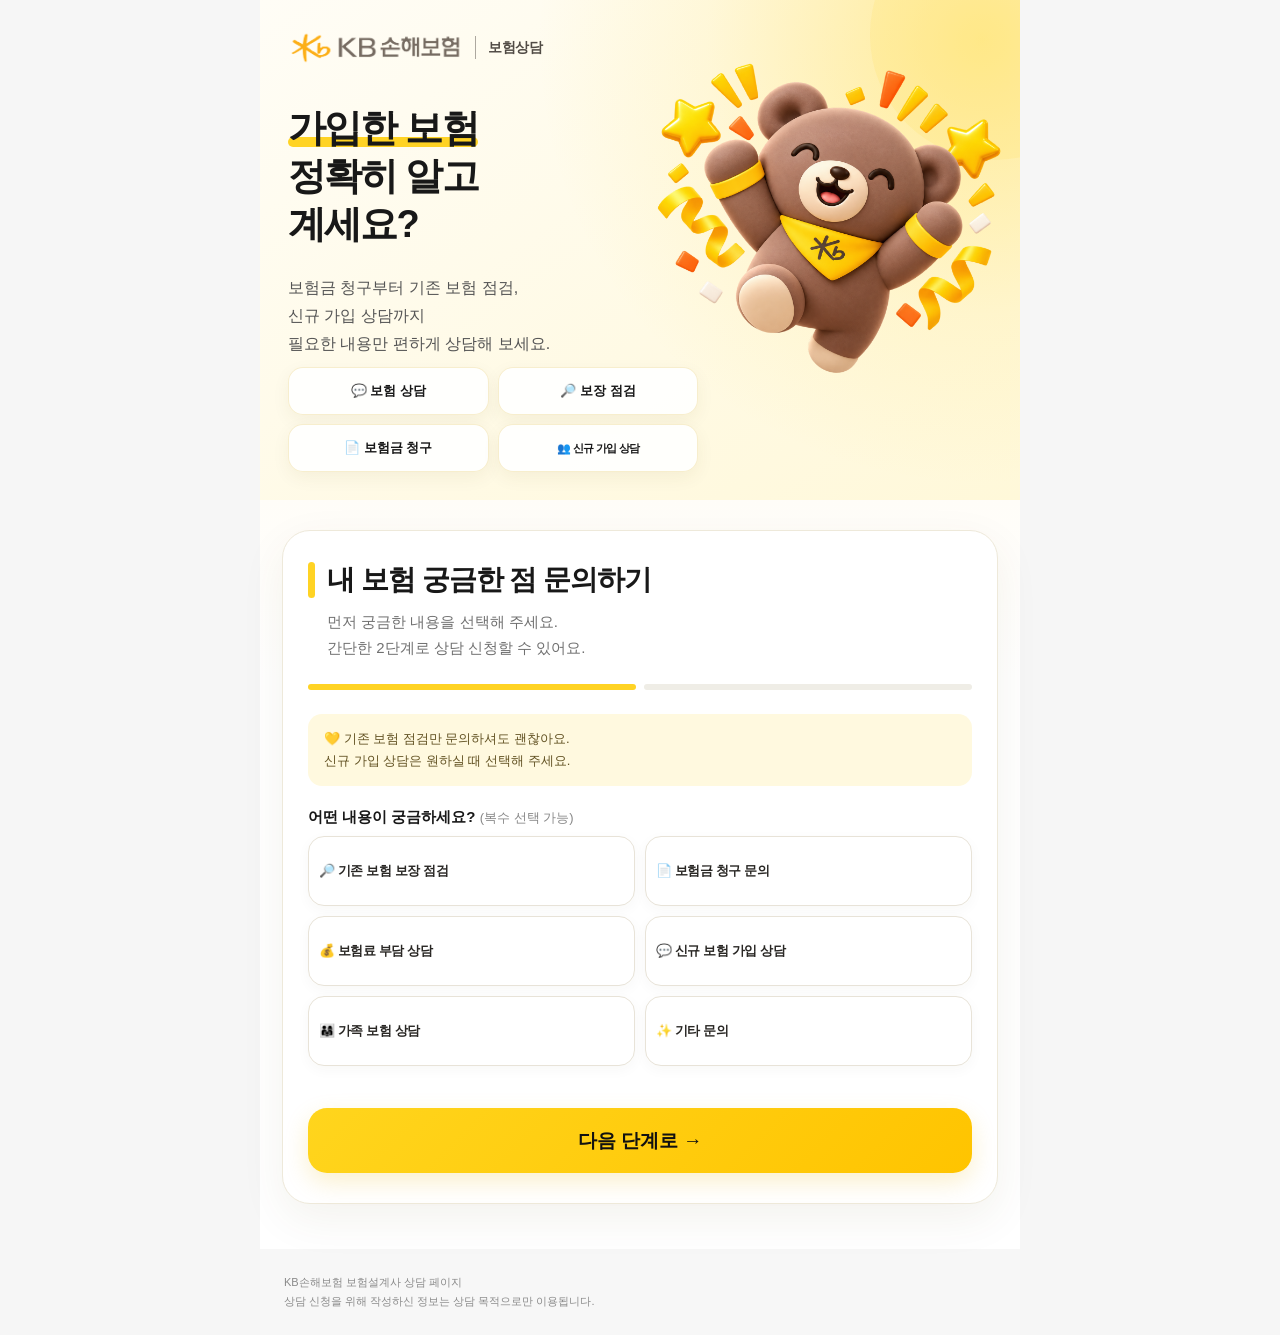
<file: consult/index.html>
<!DOCTYPE html>
<html lang="ko">
<head>
<meta charset="UTF-8">
<meta name="viewport" content="width=device-width, initial-scale=1.0">
<title>KB손해보험 보험상담</title>
<style>
*{box-sizing:border-box}html{scroll-behavior:smooth}body{margin:0;font-family:-apple-system,BlinkMacSystemFont,"Pretendard","Noto Sans KR","Apple SD Gothic Neo",Arial,sans-serif;color:#181818;background:#f6f6f6}button,input,select,textarea{font:inherit}.page{width:100%;max-width:760px;margin:0 auto;background:#fff;min-height:100vh}
.hero{position:relative;overflow:hidden;min-height:500px;padding:30px 28px 28px;background:radial-gradient(circle at 95% 8%,rgba(255,211,35,.42) 0,rgba(255,211,35,.10) 32%,transparent 52%),linear-gradient(145deg,#fffdf6 0%,#fff8d9 100%)}.hero::after{content:"";position:absolute;width:250px;height:250px;border-radius:50%;background:rgba(255,214,44,.12);right:-100px;top:-90px}.brand{position:relative;z-index:5;display:flex;align-items:center;gap:12px;min-height:34px}.kb-logo{width:175px}.brand-line{height:23px;width:1px;background:rgba(74,68,61,.45)}.brand-title{font-size:14px;font-weight:700;letter-spacing:-.3px;color:#514b45}.hero-copy{position:relative;z-index:4;width:58%;padding-top:38px}.hero h1{margin:0;font-size:38px;line-height:1.27;letter-spacing:-1.8px}.hero h1 strong{position:relative;display:inline;font-weight:900}.hero h1 strong::after{content:"";position:absolute;z-index:-1;left:0;right:0;bottom:2px;height:10px;border-radius:10px;background:#ffd324}.hero-description{margin:25px 0 0;font-size:16px;line-height:1.75;color:#555}.consultant{position:absolute;z-index:2;right:15px;bottom:125px;width:47%;max-width:380px}.consultant img{display:block;width:100%;height:auto}.hero-menu{position:absolute;z-index:6;left:28px;bottom:28px;width:54%;display:grid;grid-template-columns:1fr 1fr;gap:9px}.hero-menu div{min-height:48px;padding:10px 9px;display:flex;align-items:center;justify-content:center;gap:5px;border:1px solid rgba(224,194,85,.28);border-radius:15px;background:rgba(255,255,255,.90);box-shadow:0 6px 18px rgba(82,63,0,.06);font-size:13px;font-weight:800}.hero-menu .join-menu{font-size:11px;letter-spacing:-.7px;white-space:nowrap}
.form-wrap{padding:30px 22px 45px;background:linear-gradient(180deg,#fffdf8 0%,#fff 180px)}.form-card{position:relative;padding:30px 25px;border:1px solid #eee9da;border-radius:28px;background:#fff;box-shadow:0 15px 45px rgba(83,69,18,.07)}.form-title{margin:0;display:flex;align-items:center;gap:12px;font-size:28px;letter-spacing:-1px}.form-title::before{content:"";display:block;width:7px;height:36px;border-radius:10px;background:#ffd324}.form-subtitle{margin:10px 0 24px 19px;color:#707070;font-size:15px;line-height:1.7}.step-indicator{display:flex;gap:8px;margin-bottom:24px}.step-indicator span{flex:1;height:6px;background:#efede6;border-radius:10px}.step-indicator span.active{background:#ffd324}.step{display:none}.step.active{display:block}.field{margin-bottom:20px}.field label.title{display:block;margin-bottom:9px;font-size:15px;font-weight:800}.optional{font-weight:500;color:#888;font-size:13px}.input,select,textarea{width:100%;border:1px solid #e3dfd2;border-radius:14px;background:#fffdf8;color:#222;outline:none;transition:.2s;box-shadow:0 2px 8px rgba(80,65,20,.04)}.input,select{height:58px;padding:0 17px}textarea{min-height:105px;padding:16px 18px;resize:vertical;line-height:1.6}.input:focus,select:focus,textarea:focus{border-color:#e9bd00;box-shadow:0 0 0 3px rgba(255,211,36,.15)}::placeholder{color:#aaa}
.inquiry-grid{display:grid;grid-template-columns:1fr 1fr;gap:10px}.inquiry{display:block;cursor:pointer}.inquiry input{position:absolute;opacity:0;width:1px;height:1px}.inquiry span{position:relative;min-height:70px;display:flex;align-items:center;padding:12px 10px;border:1px solid #e8e3d8;border-radius:16px;background:#fff;color:#292724;font-size:13px;font-weight:750;line-height:1.4;letter-spacing:-.4px;box-shadow:0 4px 14px rgba(65,52,18,.035);transition:.18s}.inquiry input:focus-visible+span{outline:3px solid #f0c500;outline-offset:2px}.inquiry input:checked+span{border:1.5px solid #f2c300;background:linear-gradient(135deg,#fffdf3,#fff7cf);box-shadow:0 7px 18px rgba(242,195,0,.15)}.inquiry input:checked+span::after{content:"✓";display:flex;align-items:center;justify-content:center;width:18px;height:18px;margin-left:auto;flex-shrink:0;border-radius:50%;background:#ffd21f;color:#171717;font-size:12px;font-weight:900}
.reassurance{padding:14px 16px;margin:0 0 22px;border-radius:14px;background:#fff9df;color:#625223;font-size:13px;line-height:1.7}.privacy{margin-top:24px;padding:22px;border-radius:20px;background:#faf8f2}.privacy-title{font-size:17px;font-weight:900;margin-bottom:14px}.privacy p{margin:0;color:#666;font-size:13px;line-height:1.9}.consent{display:flex;align-items:flex-start;gap:9px;margin-top:15px;cursor:pointer;font-size:13px;line-height:1.5}.consent input{width:19px;height:19px;margin-top:0;accent-color:#f4c400}.error{display:none;margin:15px 0 0;padding:12px;border-radius:12px;background:#fff1f1;color:#c42d2d;font-size:13px;font-weight:700}.submit-btn{width:100%;min-height:65px;margin-top:22px;border:0;border-radius:19px;background:linear-gradient(135deg,#ffd51d,#ffc400);color:#111;font-size:19px;font-weight:900;cursor:pointer;box-shadow:0 9px 24px rgba(234,181,0,.20)}.submit-btn:disabled{opacity:.6;cursor:not-allowed}.back-btn{border:0;background:transparent;color:#666;font-size:14px;font-weight:700;padding:15px 5px;cursor:pointer}.success{display:none;padding:70px 25px;text-align:center}.success-icon{width:75px;height:75px;margin:0 auto 22px;display:flex;align-items:center;justify-content:center;border-radius:50%;background:#fff6c7;font-size:36px}.success h2{margin:0 0 12px;font-size:27px}.success p{margin:0;color:#666;line-height:1.7}.footer{padding:24px;background:#f7f7f7;color:#8a8a8a;font-size:11px;line-height:1.7}
@media(max-width:600px){.hero{min-height:470px;padding:23px 19px 22px}.brand{gap:10px;min-height:36px}.kb-logo{width:175px}.brand-line{height:21px}.brand-title{font-size:16px;font-weight:800;letter-spacing:-.4px;color:#3f3a35;white-space:nowrap}.hero-copy{width:66%;padding-top:28px}.hero h1{font-size:28px;line-height:1.32;letter-spacing:-1.3px}.hero-description{margin-top:20px;font-size:15px;line-height:1.75;font-weight:500;letter-spacing:-.3px}.consultant{width:47%;right:5px;bottom:180px}.hero-menu{left:19px;bottom:22px;width:74%;gap:8px}.hero-menu div{min-height:48px;padding:9px 6px;font-size:12px;font-weight:800;border-radius:14px;white-space:nowrap}.form-wrap{padding:20px 13px 35px}.form-card{padding:25px 18px;border-radius:23px}.form-title{font-size:24px}.form-subtitle{margin-left:18px;font-size:13px}.inquiry-grid{gap:8px}.inquiry span{min-height:68px;padding:10px 8px;font-size:12px}}
@media(max-width:360px){.hero h1{font-size:25px}.hero-description{font-size:12px}.consultant{width:46%}}
</style>
</head>
<body>
<div class="page" id="page">
<section class="hero">
<div class="brand"><img class="kb-logo" src="/kb-insurance-logo-ko.png" alt="KB손해보험"><span class="brand-line"></span><span class="brand-title">보험상담</span></div>
<div class="hero-copy"><h1><strong>가입한 보험</strong><br>정확히 알고<br>계세요?</h1><p class="hero-description">보험금 청구부터 기존 보험 점검,<br>신규 가입 상담까지<br>필요한 내용만 편하게 상담해 보세요.</p></div>
<div class="consultant"><img src="/file_00000000ddf48209a5b171f9ea976e07.png" alt="보험 상담 안내"></div>
<div class="hero-menu"><div>💬 보험 상담</div><div>🔎 보장 점검</div><div>📄 보험금 청구</div><div class="join-menu">👥 신규 가입 상담</div></div>
</section>
<section class="form-wrap" id="consultForm"><div class="form-card">
<h2 class="form-title">내 보험 궁금한 점 문의하기</h2>
<p class="form-subtitle">먼저 궁금한 내용을 선택해 주세요.<br>간단한 2단계로 상담 신청할 수 있어요.</p>
<div class="step-indicator" aria-label="상담 신청 진행 단계"><span id="indicator1" class="active"></span><span id="indicator2"></span></div>
<div id="step1" class="step active">
<div class="reassurance">💛 기존 보험 점검만 문의하셔도 괜찮아요.<br> 신규 가입 상담은 원하실 때 선택해 주세요.</div>
<div class="field"><label class="title" id="inquiryTitle">어떤 내용이 궁금하세요? <span class="optional">(복수 선택 가능)</span></label><div class="inquiry-grid" role="group" aria-labelledby="inquiryTitle">
<label class="inquiry"><input type="checkbox" name="inquiryType" value="가입한 보험 문의"><span>🔎 기존 보험 보장 점검</span></label>
<label class="inquiry"><input type="checkbox" name="inquiryType" value="보험금 청구 문의"><span>📄 보험금 청구 문의</span></label>
<label class="inquiry"><input type="checkbox" name="inquiryType" value="보험료 부담 상담"><span>💰 보험료 부담 상담</span></label>
<label class="inquiry"><input type="checkbox" name="inquiryType" value="보험 가입 상담"><span>💬 신규 보험 가입 상담</span></label>
<label class="inquiry"><input type="checkbox" name="inquiryType" value="가족 보험 상담"><span>👨‍👩‍👧 가족 보험 상담</span></label>
<label class="inquiry"><input type="checkbox" name="inquiryType" value="기타 문의"><span>✨ 기타 문의</span></label>
</div></div>
<div class="error" id="step1Error" role="alert">궁금한 내용을 하나 이상 선택해 주세요.</div>
<button type="button" class="submit-btn" id="nextButton">다음 단계로 →</button>
</div>
<div id="step2" class="step">
<div class="field"><label class="title" for="name">성함 <span aria-hidden="true">*</span></label><input class="input" id="name" type="text" placeholder="예) 홍길동" autocomplete="name" maxlength="40"></div>
<div class="field"><label class="title" for="phone">연락처 <span aria-hidden="true">*</span></label><input class="input" id="phone" type="tel" inputmode="numeric" maxlength="13" placeholder="010-1234-5678" autocomplete="tel"></div>
<div class="field"><label class="title" for="age">연령대 <span class="optional">(선택)</span></label><select id="age"><option value="">선택하지 않아도 돼요</option><option value="20대">20대</option><option value="30대">30대</option><option value="40대">40대</option><option value="50대">50대</option><option value="60대 이상">60대 이상</option></select></div>
<div class="field"><label class="title" for="contactTime">연락 가능한 시간 <span class="optional">(선택)</span></label><select id="contactTime"><option value="">선택하지 않아도 돼요</option><option value="오전 9시~11시">오전 9시~11시</option><option value="오전 11시~오후 1시">오전 11시~오후 1시</option><option value="오후 1시~3시">오후 1시~3시</option><option value="오후 3시~5시">오후 3시~5시</option><option value="오후 5시~7시">오후 5시~7시</option><option value="시간 관계 없음">시간 관계 없음</option></select></div>
<div class="field"><label class="title" for="memo">추가 문의사항 <span class="optional">(선택)</span></label><textarea id="memo" placeholder="추가로 궁금한 내용이 있다면 남겨주세요."></textarea></div>
<div class="privacy"><div class="privacy-title">🔒 개인정보 수집·이용 안내</div><p><strong>수집 항목</strong><br>성함, 연락처, 선택 시 연령대·연락 가능 시간, 상담 내용 및 추가 문의 내용<br><br><strong>이용 목적</strong><br>보험 상담 신청 확인 및 상담 연락<br><br><strong>보유·이용 기간</strong><br>상담 절차 종료 후 3개월 이내 파기<br><br>동의를 거부할 수 있으나, 동의하지 않을 경우 상담 신청이 어렵습니다.</p><label class="consent"><input id="consent" type="checkbox"><span>개인정보 수집·이용에 동의합니다. <strong>(필수)</strong></span></label></div>
<div class="error" id="errorMessage" role="alert">성함, 올바른 휴대전화 번호, 개인정보 동의를 확인해 주세요.</div>
<button type="button" class="submit-btn" id="submitButton">상담 문의 남기기 →</button>
<button type="button" class="back-btn" id="backButton">← 상담 내용 다시 선택하기</button>
</div>
</div></section>
<section class="success" id="success"><div class="success-icon">✓</div><h2>상담 요청을 전송했습니다.</h2><p>신청해 주셔서 감사합니다.<br>접수 여부를 확인한 후 연락드리겠습니다.</p></section>
<footer class="footer">KB손해보험 보험설계사 상담 페이지<br>상담 신청을 위해 작성하신 정보는 상담 목적으로만 이용됩니다.</footer>
</div>
<script>
const SCRIPT_URL="https://script.google.com/macros/s/AKfycbzpFgCXf7jj3Q-VhgKqHfbq75ILWRq8eK6VUCjIrDFEqnzfizVGVAi0ApkUCOMvJbH8/exec";
const $=id=>document.getElementById(id);
const phoneInput=$("phone");
phoneInput.addEventListener("input",function(){const n=this.value.replace(/[^0-9]/g,"").slice(0,11);this.value=n.length<=3?n:n.length<=7?n.slice(0,3)+"-"+n.slice(3):n.slice(0,3)+"-"+n.slice(3,7)+"-"+n.slice(7)});
function selectedInquiries(){return Array.from(document.querySelectorAll('input[name="inquiryType"]:checked')).map(el=>el.value)}
function showStep(n){$("step1").classList.toggle("active",n===1);$("step2").classList.toggle("active",n===2);$("indicator1").classList.add("active");$("indicator2").classList.toggle("active",n===2);$("consultForm").scrollIntoView({behavior:"smooth",block:"start"})}
$("nextButton").addEventListener("click",function(){if(!selectedInquiries().length){$("step1Error").style.display="block";return}$("step1Error").style.display="none";showStep(2)});
$("backButton").addEventListener("click",()=>showStep(1));
let submitting=false;
$("submitButton").addEventListener("click",submitConsult);
function submitConsult(){if(submitting)return;const name=$("name").value.trim();const phone=$("phone").value.trim();const digits=phone.replace(/\D/g,"");const inquiryTypes=selectedInquiries();const consent=$("consent").checked;const error=$("errorMessage");if(!name||!/^01[016789]\d{7,8}$/.test(digits)||!consent||!inquiryTypes.length){error.style.display="block";error.scrollIntoView({behavior:"smooth",block:"center"});return}error.style.display="none";
const memo=$("memo").value.trim();const message=["궁금한 내용: "+inquiryTypes.join(", "),memo?"추가 문의: "+memo:""] .filter(Boolean).join(" / ");const data=new URLSearchParams();data.append("name",name);data.append("phone",phone);data.append("consultType",inquiryTypes[0]);data.append("age",$("age").value);data.append("contactTime",$("contactTime").value);data.append("message",message);data.append("consent","yes");
submitting=true;const button=$("submitButton");button.disabled=true;button.textContent="전송 중입니다...";
fetch(SCRIPT_URL,{method:"POST",body:data,mode:"no-cors"}).then(()=>{showSuccess()}).catch(()=>{submitting=false;button.disabled=false;button.textContent="다시 전송하기 →";error.textContent="전송 중 오류가 발생했습니다. 잠시 후 다시 시도해 주세요.";error.style.display="block"})}
function showSuccess(){$("consultForm").style.display="none";document.querySelector(".hero").style.display="none";$("success").style.display="block";$("success").scrollIntoView({behavior:"smooth",block:"start"})}
</script>
</body>
</html>
</file>
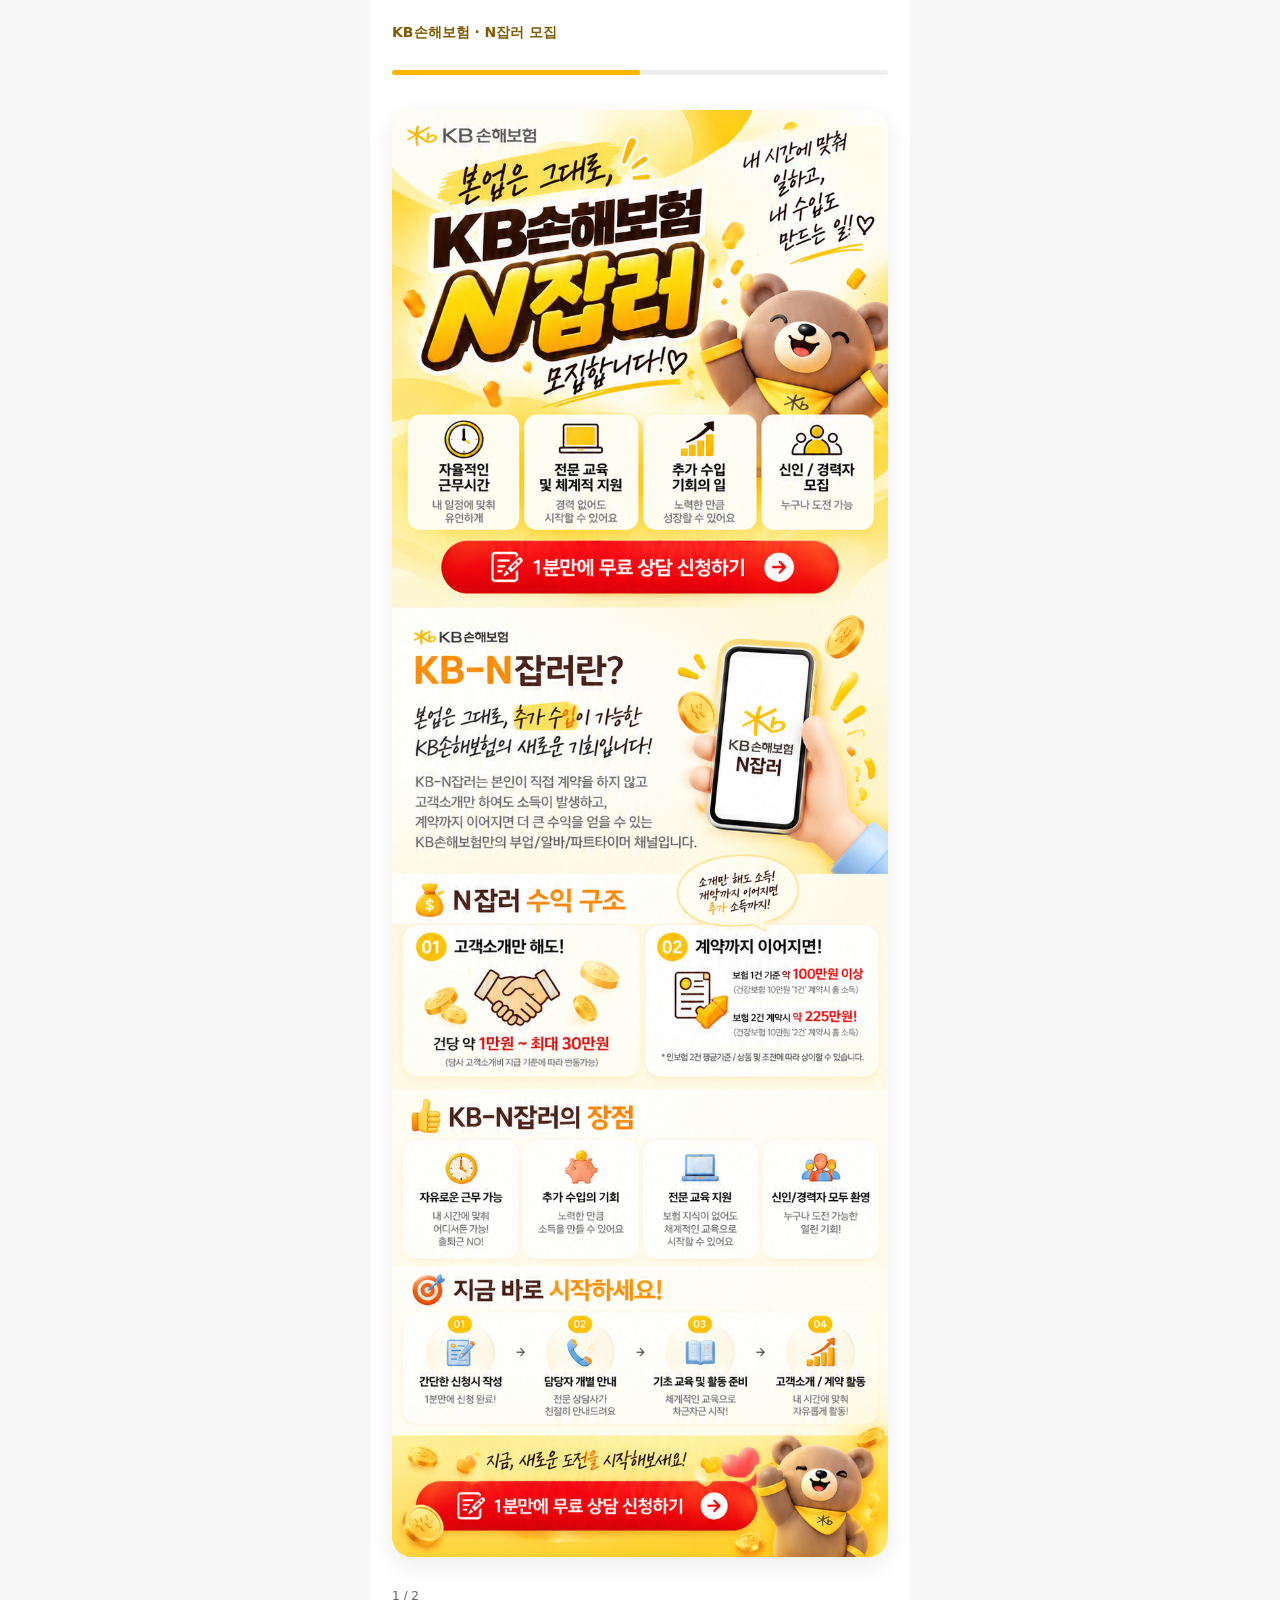
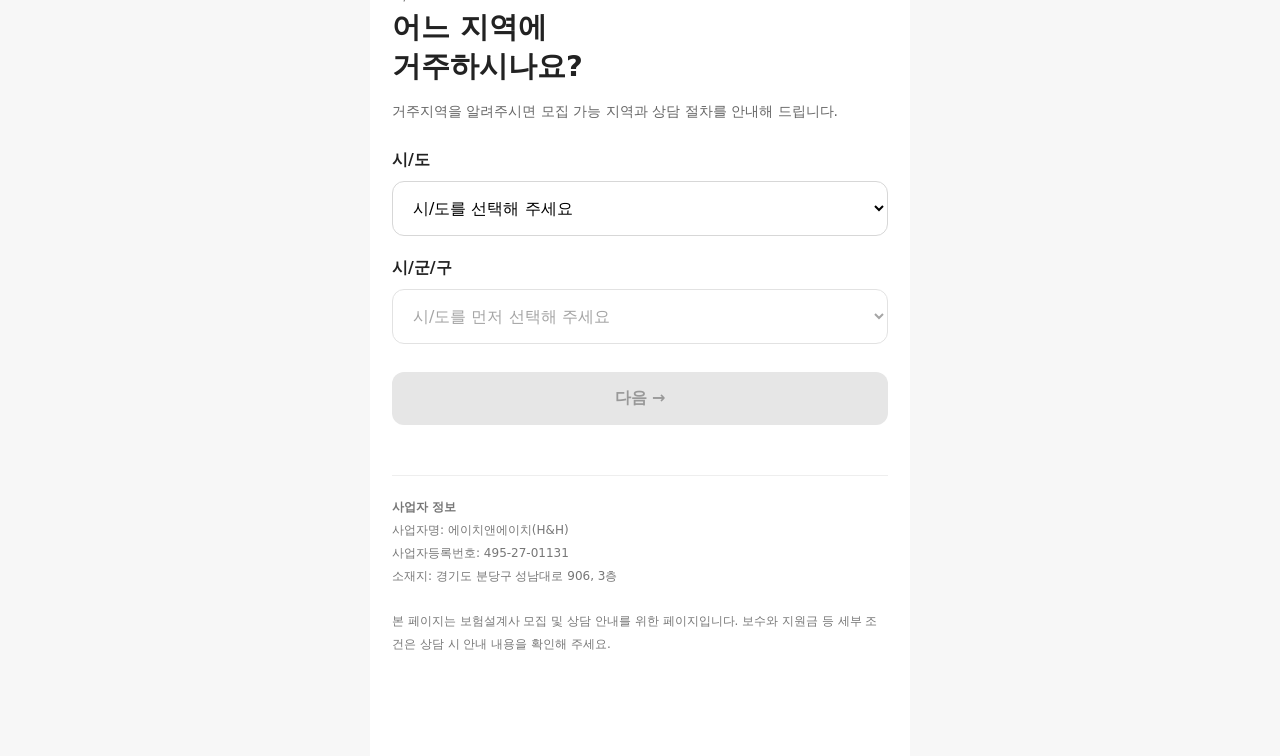
<file: njob/index.html>
<!doctype html>
<html lang="ko">
<head>
<meta charset="utf-8">
<meta name="viewport" content="width=device-width,initial-scale=1">
<meta name="theme-color" content="#ffbc25">

<title>KB손해보험 | 채용상담 신청</title>

<style>
*{box-sizing:border-box}

body{
  margin:0;
  background:#f7f7f7;
  color:#222;
  font-family:system-ui,-apple-system,"Noto Sans KR",sans-serif;
}

.wrap{
  max-width:540px;
  margin:auto;
  min-height:100vh;
  background:#fff;
  padding:24px 22px 100px;
}

.brand{
  font-size:14px;
  font-weight:800;
  color:#805b00;
}

.bar{
  height:5px;
  background:#eee;
  border-radius:6px;
  margin:28px 0 35px;
}

.fill{
  height:100%;
  width:50%;
  background:#ffb600;
  border-radius:6px;
  transition:.25s;
}

h1{
  font-size:29px;
  line-height:1.35;
  margin:5px 0 12px;
}

.sub{
  color:#666;
  font-size:14px;
  line-height:1.6;
  margin-bottom:28px;
}

.small{
  font-size:12px;
  color:#666;
}

label{
  display:block;
  font-weight:700;
  margin:22px 0 10px;
}

input,select{
  width:100%;
  border:1px solid #d7d7d7;
  border-radius:12px;
  padding:16px;
  font:inherit;
  background:#fff;
}

input:focus,select:focus{
  outline:2px solid #ffbf35;
  border-color:transparent;
}

.choices{
  display:flex;
  gap:10px;
  flex-wrap:wrap;
}

.choices label{
  font-weight:500;
  margin:0;
  border:1px solid #ddd;
  border-radius:10px;
  padding:12px;
  flex:1;
  white-space:nowrap;
}

.choices input{
  width:auto;
}

.radioGrid{
  display:grid;
  grid-template-columns:repeat(2, 1fr);
  gap:10px;
  margin-top:10px;
}

.radioGrid label{
  display:flex;
  align-items:center;
  gap:8px;
  margin:0;
  border:1px solid #ddd;
  border-radius:10px;
  padding:12px;
  font-weight:500;
  background:#fff;
}

.radioGrid input{
  width:auto;
  margin:0;
  flex:none;
}
  
.info{
  background:#fff8e7;
  padding:16px;
  border-radius:12px;
  font-size:13px;
  line-height:1.7;
  margin-top:24px;
}

.agree{
  font-weight:400;
  font-size:13px;
  line-height:1.6;
}

.agree input{
  width:auto;
  vertical-align:middle;
  margin-right:5px;
}

.actions{
  display:flex;
  gap:10px;
  margin-top:28px;
}

button,.link{
  display:block;
  text-align:center;
  border:0;
  border-radius:12px;
  background:#ffbb21;
  padding:16px;
  font:inherit;
  font-weight:800;
  color:#222;
  text-decoration:none;
  cursor:pointer;
  flex:1;
}

button:disabled{
  background:#e6e6e6;
  color:#999;
  cursor:not-allowed;
}

.back{
  background:#eee;
  flex:0 0 85px;
}

.hidden{
  display:none !important;
}

.success{
  text-align:center;
  padding:35px 4px 10px;
}

.successIcon{
  width:76px;
  height:76px;
  border-radius:50%;
  background:#fff3ce;
  display:flex;
  align-items:center;
  justify-content:center;
  margin:0 auto 24px;
  font-size:38px;
}

.success h1{
  font-size:28px;
}

.successText{
  font-size:16px;
  line-height:1.8;
  color:#555;
  margin:20px 0 30px;
}

.kakao{
  background:#fee500;
}

.notice{
  font-size:12px;
  color:#777;
  line-height:1.7;
  margin-top:18px;
}

.error{
  background:#fff0f0;
  border-radius:10px;
  padding:12px;
  font-size:13px;
  color:#b3261e;
  margin-top:16px;
  display:none;
}

.footer{
  border-top:1px solid #eee;
  margin-top:50px;
  padding-top:20px;
  color:#777;
  font-size:12px;
  line-height:1.9;
}

iframe{
  display:none;
}
</style>
</head>

<body>

<main class="wrap">

<div class="brand">
  KB손해보험 · N잡러 모집
</div>

<div class="bar" id="progressBar">
  <div class="fill" id="fill"></div>
</div>


<!-- 채용 소개 이미지 -->
<div id="recruitIntro" onclick="document.getElementById('step1').scrollIntoView({behavior:'smooth'});" style="
  margin:0 0 32px 0;
  text-align:center;
">
  <img
   src="file_00000000c5148209b92dcf1ce2f2ef9c.png"
    alt="KB손해보험 보험설계사 신입·경력 모집 안내"
    style="
      display:block;
      width:100%;
      height:auto;
      margin:0 auto;
      border-radius:20px;
      box-shadow:0 8px 24px rgba(0,0,0,0.08);
    "
  >
</div>

<!-- 1단계 -->
<section id="step1">

  <div class="small">1 / 2</div>

  <h1>
    어느 지역에<br>
    거주하시나요?
  </h1>

  <p class="sub">
    거주지역을 알려주시면
    모집 가능 지역과 상담 절차를 안내해 드립니다.
  </p>

  <label for="province">
    시/도
  </label>

  <select id="province">
    <option value="">
      시/도를 선택해 주세요
    </option>
  </select>

  <label for="district">
    시/군/구
  </label>

  <select id="district" disabled>
    <option value="">
      시/도를 먼저 선택해 주세요
    </option>
  </select>

  <div class="actions">

    <button id="next" disabled>
      다음 →
    </button>

  </div>

</section>


<!-- 2단계 -->
<section id="step2" class="hidden">

  <div class="small">2 / 2</div>

  <h1>
  N잡러 지원 상담 신청
  </h1>

  <p class="sub">
    상담에 필요한 기본 정보만 입력해 주세요.
  </p>


  <label for="name">
    성함
  </label>

  <input
    id="name"
    autocomplete="name"
    placeholder="성함을 입력해 주세요"
  >


  <label>
    성별
    <span class="small">(선택)</span>
  </label>

  <div class="choices">

    <label>
      <input
        type="radio"
        name="gender"
        value="여성"
      >
      여성
    </label>

    <label>
      <input
        type="radio"
        name="gender"
        value="남성"
      >
      남성
    </label>

  </div>
<label>
  현재 직업
</label>

<div class="choices">
  <label>
    <input type="radio" name="job" value="직장인">
    직장인
  </label>

  <label>
    <input type="radio" name="job" value="자영업자">
    자영업자
  </label>

  <label>
    <input type="radio" name="job" value="프리랜서">
    프리랜서
  </label>

  <label>
    <input type="radio" name="job" value="주부">
    주부
  </label>

  <label>
    <input type="radio" name="job" value="기타">
    기타
  </label>
</div>

  <label>
    경력 유무
  </label>

  <div class="choices">

    <label>
      <input
        type="radio"
        name="career"
        value="신입"
      >
      신입
    </label>

    <label>
      <input
        type="radio"
        name="career"
        value="경력있음(3년이내)"
      >
      경력 있음
    </label>

  </div>


  <label for="phone">
    연락처
  </label>

  <input
    id="phone"
    type="tel"
    inputmode="numeric"
    autocomplete="tel"
    placeholder="010-0000-0000"
  >


  <div class="info">

    <strong>개인정보 수집·이용 안내</strong><br>

    입력하신 정보는 채용상담 신청 확인 및
    담당자의 연락을 위해 사용됩니다.<br>

    수집 항목:
    성함, 연락처, 거주지역, 경력유무
    및 선택 <br>입력한 성별

  </div>


<label class="agree">

  <input
    type="checkbox"
    id="agree"
  >

  [필수] 개인정보 수집·이용에 동의합니다.<br>
  <span style="font-size:13px; color:#777; line-height:1.6;">
    수집항목: 성함, 연락처, 거주지역, 성별, 경력유무<br>
    이용목적: 채용상담 및 지원자 연락<br>
    보유기간: 수집일로부터 6개월 후 파기<br>
    ※ 동의를 거부할 수 있으나, 거부 시 채용상담 신청이 <br>어렵습니다.
  </span>

</label>

  <div id="errorMessage" class="error">
    신청 중 문제가 발생했습니다.
    잠시 후 다시 시도해 주세요.
  </div>



  <div class="field">
  <label>상담 가능 시간대</label>

  <div class="radioGrid">
    <label><input type="radio" name="time" value="오전 9시~10시"> 오전 9시~10시</label>
    <label><input type="radio" name="time" value="오전 10시~11시"> 오전 10시~11시</label>
    <label><input type="radio" name="time" value="오전 11시~12시"> 오전 11시~12시</label>
    <label><input type="radio" name="time" value="오후 12시~1시"> 오후 12시~1시</label>
    <label><input type="radio" name="time" value="오후 1시~2시"> 오후 1시~2시</label>
    <label><input type="radio" name="time" value="오후 2시~3시"> 오후 2시~3시</label>
    <label><input type="radio" name="time" value="오후 3시~4시"> 오후 3시~4시</label>
    <label><input type="radio" name="time" value="오후 4시~5시"> 오후 4시~5시</label>
    <label><input type="radio" name="time" value="오후 5시~6시"> 오후 5시~6시</label>
    <label><input type="radio" name="time" value="오후 6시~7시"> 오후 6시~7시</label>
    <label><input type="radio" name="time" value="오후 7시~8시"> 오후 7시~8시</label>
    <label><input type="radio" name="time" value="시간 관계 없음"> 시간 관계 없음</label>
  </div>
</div>

<div class="actions">
  <button
    type="button"
    class="back"
    id="back"
  >
    이전
  </button>

  <button
    type="button"
    id="submitApplication"
    disabled
  >
    지원 신청하기
  </button>
</div>

</section>


<!-- 완료 -->
<section id="success" class="hidden success">

  <div class="successIcon">
    🎉
  </div>

  <div class="small">
    신청 완료
  </div>

  <h1>
    지원 신청이<br>
    완료되었습니다!
  </h1>

  <div class="successText">

    소중한 지원 감사합니다.<br><br>

    접수된 내용을 확인 후<br>

    <strong>
      담당자가 순차적으로 연락드리겠습니다.
    </strong>

  </div>


  <a
    class="link kakao"
    href="https://open.kakao.com/o/sHUNVh3g"
    target="_blank"
    rel="noopener"
  >
    카카오톡으로 궁금한 점 문의하기
  </a>


  <div class="notice">

    카카오톡 문의는 선택사항입니다.<br>

    이미 지원 신청은 정상적으로 접수되었습니다.

  </div>

</section>


<!-- Google Form 자동 제출용 -->
<form
  id="googleForm"
 action="https://docs.google.com/forms/d/e/1FAIpQLSeM-DESKhNw-KKKL1qplZMic1Dbsv8_e7wip6CdFu0cSv7m2w/formResponse"
  method="POST"
  target="hidden_iframe"
  class="hidden"
>


  <input
    type="hidden"
    name="entry.362982893"
    id="googleName"
  >


  <input
    type="hidden"
  name="entry.357240702"
    id="googlePhone"
  >
  <input
  type="hidden"
  name="entry.670909663"
  id="googleRegion"
>
<input
  type="hidden"
  name="entry.541500721"
  id="googleTime"
>

<input
  type="hidden"
  name="entry.1001718124"
  id="googleAgree"
>

<input
  type="hidden"
  name="entry.577118216"
  id="googleJob"
>
  <input
  type="hidden"
  name="entry.1381022051"
  id="googleGender"
>

<input
  type="hidden"
  name="entry.2049872882"
  id="googleCareer"
>


</form>


<iframe
  name="hidden_iframe"
  id="hidden_iframe"
></iframe>


<footer class="footer">

<strong>사업자 정보</strong><br>

사업자명:
에이치앤에이치(H&amp;H)<br>

사업자등록번호:
495-27-01131<br>

소재지:
경기도 분당구 성남대로 906, 3층

<br><br>

본 페이지는 보험설계사 모집 및
상담 안내를 위한 페이지입니다.

보수와 지원금 등 세부 조건은
상담 시 안내 내용을 확인해 주세요.

</footer>

</main>


<script>

const areas={

"서울특별시":[
"강남구","강동구","강북구","강서구",
"관악구","광진구","구로구","금천구",
"노원구","도봉구","동대문구","동작구",
"마포구","서대문구","서초구","성동구",
"성북구","송파구","양천구","영등포구",
"용산구","은평구","종로구","중구","중랑구"
],

"부산광역시":[
"강서구","금정구","기장군","남구",
"동구","동래구","부산진구","북구",
"사상구","사하구","서구","수영구",
"연제구","영도구","중구","해운대구"
],

"대구광역시":[
"군위군","남구","달서구","달성군",
"동구","북구","서구","수성구","중구"
],

"인천광역시":[
"강화군","계양구","남동구","동구",
"미추홀구","부평구","서구","연수구",
"옹진군","중구"
],

"광주광역시":[
"광산구","남구","동구","북구","서구"
],

"대전광역시":[
"대덕구","동구","서구","유성구","중구"
],

"울산광역시":[
"남구","동구","북구","울주군","중구"
],

"세종특별자치시":[
"세종시"
],

"경기도":[
"가평군","고양시","과천시","광명시",
"광주시","구리시","군포시","김포시",
"남양주시","동두천시","부천시","성남시",
"수원시","시흥시","안산시","안성시",
"안양시","양주시","양평군","여주시",
"연천군","오산시","용인시","의왕시",
"의정부시","이천시","파주시","평택시",
"포천시","하남시","화성시"
],

"강원특별자치도":[
"강릉시","고성군","동해시","삼척시",
"속초시","양구군","양양군","영월군",
"원주시","인제군","정선군","철원군",
"춘천시","태백시","평창군","홍천군",
"화천군","횡성군"
],

"충청북도":[
"괴산군","단양군","보은군","영동군",
"옥천군","음성군","제천시","증평군",
"진천군","청주시","충주시"
],

"충청남도":[
"계룡시","공주시","금산군","논산시",
"당진시","보령시","부여군","서산시",
"서천군","아산시","예산군","천안시",
"청양군","태안군","홍성군"
],

"전북특별자치도":[
"고창군","군산시","김제시","남원시",
"무주군","부안군","순창군","완주군",
"익산시","임실군","장수군","전주시",
"정읍시","진안군"
],

"전라남도":[
"강진군","고흥군","곡성군","광양시",
"구례군","나주시","담양군","목포시",
"무안군","보성군","순천시","신안군",
"여수시","영광군","영암군","완도군",
"장성군","장흥군","진도군","함평군",
"해남군","화순군"
],

"경상북도":[
"경산시","경주시","고령군","구미시",
"김천시","문경시","봉화군","상주시",
"성주군","안동시","영덕군","영양군",
"영주시","영천시","예천군","울릉군",
"울진군","의성군","청도군","청송군",
"칠곡군","포항시"
],

"경상남도":[
"거제시","거창군","고성군","김해시",
"남해군","밀양시","사천시","산청군",
"양산시","의령군","진주시","창녕군",
"창원시","통영시","하동군","함안군",
"함양군","합천군"
],

"제주특별자치도":[
"서귀포시","제주시"
]

};


const province =
document.getElementById("province");

const district =
document.getElementById("district");

const next =
document.getElementById("next");

const step1 =
document.getElementById("step1");

const step2 =
document.getElementById("step2");

const success =
document.getElementById("success");

const fill =
document.getElementById("fill");

const progressBar =
document.getElementById("progressBar");

const nameEl =
document.getElementById("name");

const phone =
document.getElementById("phone");

const agree =
document.getElementById("agree");

const submitButton =
document.getElementById("submitApplication");

const googleForm =
document.getElementById("googleForm");

const iframe =
document.getElementById("hidden_iframe");

const errorMessage =
document.getElementById("errorMessage");


let formSubmitted=false;
let completed=false;


Object.keys(areas).forEach(function(area){

  province.add(
    new Option(area,area)
  );

});


province.addEventListener(
"change",
function(){

  district.innerHTML =
  '<option value="">시/군/구를 선택해 주세요</option>';

  if(province.value){

    areas[province.value].forEach(
    function(area){

      district.add(
        new Option(area,area)
      );

    });

    district.disabled=false;

  }else{

    district.disabled=true;

  }

  next.disabled=true;

});


district.addEventListener(
"change",
function(){

  next.disabled=!district.value;

});


next.addEventListener(
"click",
function(){

  step1.classList.add("hidden");

  step2.classList.remove("hidden");
document.getElementById("recruitIntro").style.display="none";
  fill.style.width="100%";

  window.scrollTo(0,0);

});


function validateForm(){

  const career =
    document.querySelector(
      'input[name="career"]:checked'
    );

  const gender =
    document.querySelector(
      'input[name="gender"]:checked'
    );

  const job =
    document.querySelector(
      'input[name="job"]:checked'
    );
const time =
  document.querySelector(
    'input[name="time"]:checked'
  );
  const phoneDigits =
    phone.value.replace(/\D/g,"");

  submitButton.disabled =
    !(
      nameEl.value.trim() &&
      phoneDigits.length >= 10 &&
      career &&
      gender &&
      job &&
      time &&
      agree.checked
    );
}


nameEl.addEventListener(
"input",
validateForm
);


agree.addEventListener(
"change",
validateForm
);


document
.querySelectorAll(
'input[name="career"]'
)
.forEach(function(item){

  item.addEventListener(
    "change",
    validateForm
  );

});

document
  .querySelectorAll('input[name="gender"], input[name="job"], input[name="time"]')
  .forEach(function(item){
    item.addEventListener("change", validateForm);
  });
phone.addEventListener(
"input",
function(){

  let value =
  phone.value
  .replace(/\D/g,"")
  .slice(0,11);

  if(value.length>7){

    value=value.replace(
      /(\d{3})(\d{4})(\d+)/,
      "$1-$2-$3"
    );

  }else if(value.length>3){

    value=value.replace(
      /(\d{3})(\d+)/,
      "$1-$2"
    );

  }

  phone.value=value;

  validateForm();

});


document
.getElementById("back")
.addEventListener(
"click",
function(){

  step2.classList.add("hidden");

  step1.classList.remove("hidden");
document.getElementById("recruitIntro").style.display="block";
  fill.style.width="50%";

  window.scrollTo(0,0);

});


submitButton.addEventListener(
"click",
function(){

  if(submitButton.disabled){
    return;
  }

  const career =
  document.querySelector(
    'input[name="career"]:checked'
  );

  const gender =
  document.querySelector(
    'input[name="gender"]:checked'
  );

  if(!career){
    return;
  }



  document.getElementById(
    "googleName"
  ).value =
    nameEl.value.trim();


  document.getElementById(
    "googleCareer"
  ).value =
    career.value;


  document.getElementById(
    "googlePhone"
  ).value =
    phone.value.trim();

document.getElementById(
  "googleRegion"
).value =
  province.value + " " + district.value;
  document.getElementById(
    "googleGender"
  ).value =
    gender ? gender.value : "";
const job = document.querySelector('input[name="job"]:checked');
const time = document.querySelector('input[name="time"]:checked');
document.getElementById(
  "googleJob"
).value = job ? job.value : "";

  document.getElementById(
  "googleTime"
).value = time ? time.value : "";

document.getElementById(
  "googleAgree"

).value = "네, 동의합니다.";
  submitButton.disabled=true;

  submitButton.textContent=
    "접수 중...";

  errorMessage.style.display="none";

  formSubmitted=true;

 const scriptUrl =
  "https://script.google.com/macros/s/AKfycbxOIYIR_9FrkCyBECSRNBQ7PgKOp3jR_51jaqUInY9W1hXx924C-H6_aaqVcFZzQNYS/exec";

const data = new URLSearchParams();

data.append("name", nameEl.value.trim());
data.append("phone", phone.value.trim());
data.append(
  "region",
  province.value + " " + district.value
);
data.append("job", job ? job.value : "");
data.append("gender", gender ? gender.value : "");
data.append("career", career.value);
data.append("time", time ? time.value : "");
data.append("consent", "yes");

fetch(scriptUrl, {
  method: "POST",
  body: data,
  mode: "no-cors"
});

showSuccess();


  /*
    모바일 환경에서 Google Forms의
    iframe 응답이 지연되는 경우를 대비한
    안전 타이머
  */

 

});


iframe.addEventListener(
"load",
function(){

  if(formSubmitted && !completed){

    showSuccess();

  }

});


function showSuccess(){

  completed=true;

  step2.classList.add("hidden");
document.getElementById("recruitIntro").style.display = "none";
  success.classList.remove("hidden");

  progressBar.classList.add("hidden");

  window.scrollTo(0,0);

}

</script>

</body>
</html>
</file>
